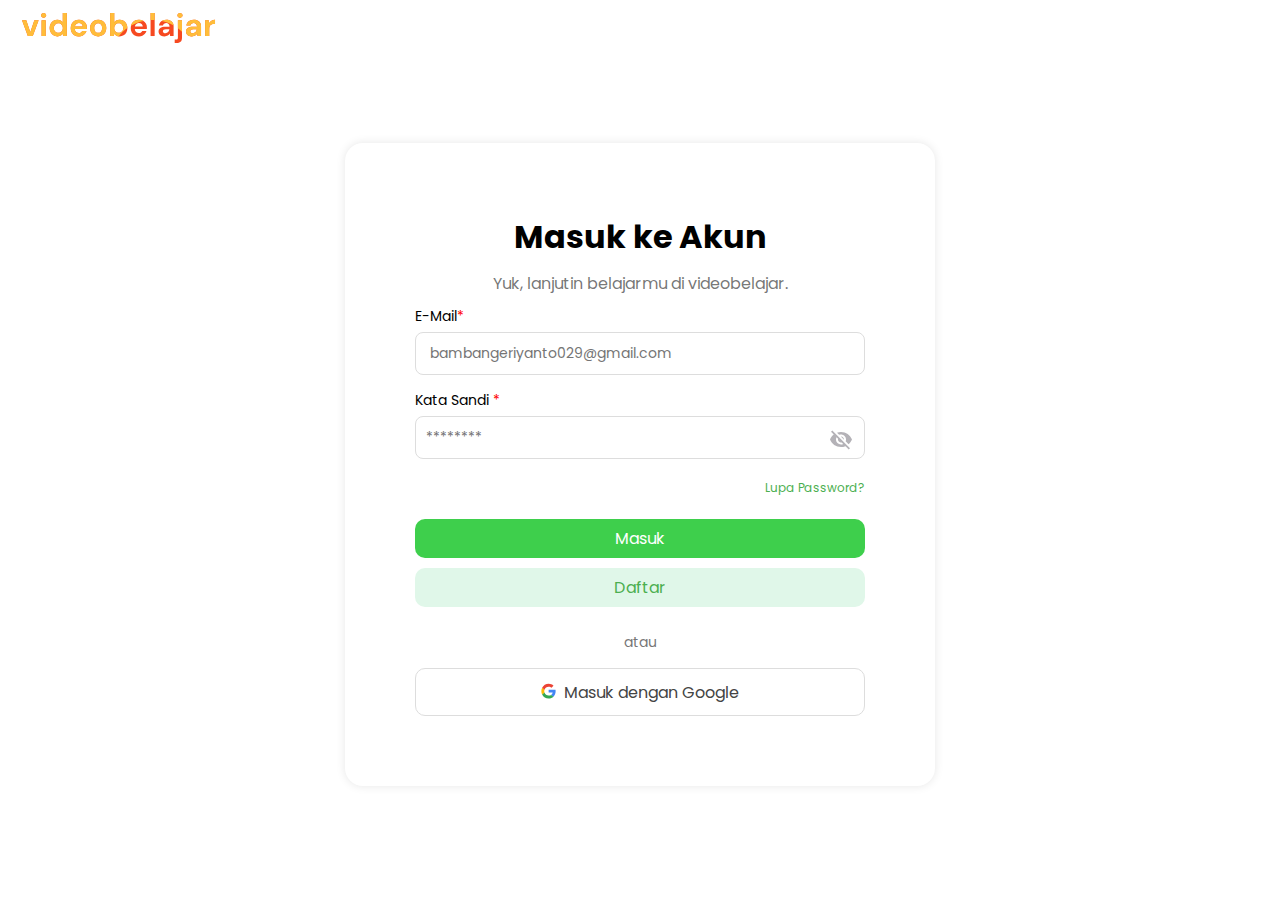
<file: index.html>
<!DOCTYPE html>
<html lang="en">
  <head>
    <meta charset="UTF-8" />
    <meta name="viewport" content="width=device-width, initial-scale=1.0" />
    <title>Masuk ke Akun - Videobelajar</title>

    <link rel="preconnect" href="https://fonts.googleapis.com" />
    <link rel="preconnect" href="https://fonts.gstatic.com" crossorigin />
    <link
      href="https://fonts.googleapis.com/css2?family=Poppins:ital,wght@0,100;0,200;0,300;0,400;0,500;0,600;0,700;0,800;0,900;1,100;1,200;1,300;1,400;1,500;1,600;1,700;1,800;1,900&display=swap"
      rel="stylesheet"/>

    <link rel="preconnect" href="https://fonts.googleapis.com">
<link rel="preconnect" href="https://fonts.gstatic.com" crossorigin>
<link href="https://fonts.googleapis.com/css2?family=DM+Sans:ital,opsz,wght@0,9..40,100..1000;1,9..40,100..1000&display=swap" rel="stylesheet">  


    <link rel="stylesheet" href="css/login.css" />
  </head>
  <body>
    <div class="container">
      <header class="header">
        <i
          ><svg
            width="237"
            height="56"
            viewBox="0 0 237 56"
            fill="none"
            xmlns="http://www.w3.org/2000/svg"
          >
            <path
              d="M27.824 36.04L22 20.168H26.288L30.32 32.168L34.352 20.168H38.64L32.784 36.04H27.824Z"
              fill="#F64920"
            />
            <path
              d="M43.6315 17.704C42.8848 17.704 42.2662 17.48 41.7755 17.032C41.3062 16.584 41.0715 16.0187 41.0715 15.336C41.0715 14.6533 41.3062 14.0987 41.7755 13.672C42.2662 13.224 42.8848 13 43.6315 13C44.3782 13 44.9862 13.224 45.4555 13.672C45.9462 14.0987 46.1915 14.6533 46.1915 15.336C46.1915 16.0187 45.9462 16.584 45.4555 17.032C44.9862 17.48 44.3782 17.704 43.6315 17.704ZM41.5835 36.04V20.168H45.6795V36.04H41.5835Z"
              fill="#F64920"
            />
            <path
              d="M57.4507 36.424C55.9574 36.424 54.6241 36.0613 53.4508 35.336C52.2774 34.6107 51.3494 33.6187 50.6667 32.36C49.9841 31.1013 49.6427 29.672 49.6427 28.072C49.6427 26.472 49.9841 25.0533 50.6667 23.816C51.3494 22.5573 52.2774 21.576 53.4508 20.872C54.6241 20.1467 55.9574 19.784 57.4507 19.784C58.6454 19.784 59.6908 20.008 60.5868 20.456C61.4827 20.904 62.2081 21.5333 62.7627 22.344V13H66.8587V36.04H63.2108L62.7627 33.768C62.2507 34.472 61.5681 35.0907 60.7147 35.624C59.8827 36.1573 58.7947 36.424 57.4507 36.424ZM58.3148 32.84C59.6374 32.84 60.7147 32.4027 61.5467 31.528C62.4001 30.632 62.8268 29.4907 62.8268 28.104C62.8268 26.7173 62.4001 25.5867 61.5467 24.712C60.7147 23.816 59.6374 23.368 58.3148 23.368C57.0134 23.368 55.9361 23.8053 55.0827 24.68C54.2294 25.5547 53.8027 26.6853 53.8027 28.072C53.8027 29.4587 54.2294 30.6 55.0827 31.496C55.9361 32.392 57.0134 32.84 58.3148 32.84Z"
              fill="#F64920"
            />
            <path
              d="M78.9417 36.424C77.3418 36.424 75.9231 36.0827 74.6857 35.4C73.4484 34.7173 72.4777 33.7573 71.7738 32.52C71.0698 31.2827 70.7177 29.8533 70.7177 28.232C70.7177 26.5893 71.0591 25.128 71.7417 23.848C72.4457 22.568 73.4058 21.576 74.6217 20.872C75.8591 20.1467 77.3097 19.784 78.9737 19.784C80.5311 19.784 81.9071 20.1253 83.1017 20.808C84.2964 21.4907 85.2244 22.4293 85.8857 23.624C86.5684 24.7973 86.9098 26.1093 86.9098 27.56C86.9098 27.7947 86.8991 28.04 86.8777 28.296C86.8777 28.552 86.8671 28.8187 86.8457 29.096H74.7817C74.8671 30.3333 75.2937 31.304 76.0617 32.008C76.8511 32.712 77.8004 33.064 78.9097 33.064C79.7417 33.064 80.4351 32.8827 80.9897 32.52C81.5658 32.136 81.9924 31.6453 82.2697 31.048H86.4297C86.1311 32.0507 85.6297 32.968 84.9258 33.8C84.2431 34.6107 83.3897 35.2507 82.3657 35.72C81.3631 36.1893 80.2217 36.424 78.9417 36.424ZM78.9737 23.112C77.9711 23.112 77.0858 23.4 76.3177 23.976C75.5497 24.5307 75.0591 25.384 74.8457 26.536H82.7497C82.6857 25.4907 82.3017 24.6587 81.5977 24.04C80.8937 23.4213 80.0191 23.112 78.9737 23.112Z"
              fill="#F64920"
            />
            <path
              d="M98.1708 36.424C96.6348 36.424 95.2481 36.072 94.0107 35.368C92.7947 34.664 91.8241 33.6933 91.0988 32.456C90.3948 31.1973 90.0428 29.7467 90.0428 28.104C90.0428 26.4613 90.4054 25.0213 91.1308 23.784C91.8561 22.5253 92.8268 21.544 94.0428 20.84C95.2801 20.136 96.6667 19.784 98.2028 19.784C99.7174 19.784 101.083 20.136 102.299 20.84C103.536 21.544 104.507 22.5253 105.211 23.784C105.936 25.0213 106.299 26.4613 106.299 28.104C106.299 29.7467 105.936 31.1973 105.211 32.456C104.507 33.6933 103.536 34.664 102.299 35.368C101.061 36.072 99.6854 36.424 98.1708 36.424ZM98.1708 32.872C99.2374 32.872 100.165 32.4773 100.955 31.688C101.744 30.8773 102.139 29.6827 102.139 28.104C102.139 26.5253 101.744 25.3413 100.955 24.552C100.165 23.7413 99.2481 23.336 98.2028 23.336C97.1148 23.336 96.1761 23.7413 95.3868 24.552C94.6188 25.3413 94.2348 26.5253 94.2348 28.104C94.2348 29.6827 94.6188 30.8773 95.3868 31.688C96.1761 32.4773 97.1041 32.872 98.1708 32.872Z"
              fill="#F64920"
            />
            <path
              d="M119.569 36.424C118.374 36.424 117.329 36.2 116.433 35.752C115.537 35.304 114.812 34.6747 114.257 33.864L113.809 36.04H110.161V13H114.257V22.44C114.769 21.736 115.441 21.1173 116.273 20.584C117.126 20.0507 118.225 19.784 119.569 19.784C121.062 19.784 122.396 20.1467 123.569 20.872C124.742 21.5973 125.67 22.5893 126.353 23.848C127.036 25.1067 127.377 26.536 127.377 28.136C127.377 29.736 127.036 31.1653 126.353 32.424C125.67 33.6613 124.742 34.6427 123.569 35.368C122.396 36.072 121.062 36.424 119.569 36.424ZM118.705 32.84C120.006 32.84 121.084 32.4027 121.937 31.528C122.79 30.6533 123.217 29.5227 123.217 28.136C123.217 26.7493 122.79 25.608 121.937 24.712C121.084 23.816 120.006 23.368 118.705 23.368C117.382 23.368 116.294 23.816 115.441 24.712C114.609 25.5867 114.193 26.7173 114.193 28.104C114.193 29.4907 114.609 30.632 115.441 31.528C116.294 32.4027 117.382 32.84 118.705 32.84Z"
              fill="#F64920"
            />
            <path
              d="M138.948 36.424C137.348 36.424 135.929 36.0827 134.692 35.4C133.455 34.7173 132.484 33.7573 131.78 32.52C131.076 31.2827 130.724 29.8533 130.724 28.232C130.724 26.5893 131.065 25.128 131.748 23.848C132.452 22.568 133.412 21.576 134.628 20.872C135.865 20.1467 137.316 19.784 138.98 19.784C140.537 19.784 141.913 20.1253 143.108 20.808C144.303 21.4907 145.231 22.4293 145.892 23.624C146.575 24.7973 146.916 26.1093 146.916 27.56C146.916 27.7947 146.905 28.04 146.884 28.296C146.884 28.552 146.873 28.8187 146.852 29.096H134.788C134.873 30.3333 135.3 31.304 136.068 32.008C136.857 32.712 137.807 33.064 138.916 33.064C139.748 33.064 140.441 32.8827 140.996 32.52C141.572 32.136 141.999 31.6453 142.276 31.048H146.436C146.137 32.0507 145.636 32.968 144.932 33.8C144.249 34.6107 143.396 35.2507 142.372 35.72C141.369 36.1893 140.228 36.424 138.948 36.424ZM138.98 23.112C137.977 23.112 137.092 23.4 136.324 23.976C135.556 24.5307 135.065 25.384 134.852 26.536H142.756C142.692 25.4907 142.308 24.6587 141.604 24.04C140.9 23.4213 140.025 23.112 138.98 23.112Z"
              fill="#F64920"
            />
            <path d="M150.561 36.04V13H154.657V36.04H150.561Z" fill="#F64920" />
            <path
              d="M164.514 36.424C163.149 36.424 162.029 36.2107 161.154 35.784C160.28 35.336 159.629 34.7493 159.202 34.024C158.776 33.2987 158.562 32.4987 158.562 31.624C158.562 30.152 159.138 28.9573 160.29 28.04C161.442 27.1227 163.17 26.664 165.474 26.664H169.506V26.28C169.506 25.192 169.197 24.392 168.578 23.88C167.96 23.368 167.192 23.112 166.274 23.112C165.442 23.112 164.717 23.3147 164.098 23.72C163.48 24.104 163.096 24.68 162.946 25.448H158.946C159.053 24.296 159.437 23.2933 160.098 22.44C160.781 21.5867 161.656 20.936 162.722 20.488C163.789 20.0187 164.984 19.784 166.306 19.784C168.568 19.784 170.349 20.3493 171.65 21.48C172.952 22.6107 173.602 24.2107 173.602 26.28V36.04H170.114L169.73 33.48C169.261 34.3333 168.6 35.0373 167.746 35.592C166.914 36.1467 165.837 36.424 164.514 36.424ZM165.442 33.224C166.616 33.224 167.522 32.84 168.162 32.072C168.824 31.304 169.24 30.3547 169.41 29.224H165.922C164.834 29.224 164.056 29.4267 163.586 29.832C163.117 30.216 162.882 30.696 162.882 31.272C162.882 31.8907 163.117 32.3707 163.586 32.712C164.056 33.0533 164.674 33.224 165.442 33.224Z"
              fill="#F64920"
            />
            <path
              d="M179.983 17.704C179.236 17.704 178.618 17.48 178.127 17.032C177.658 16.584 177.423 16.0187 177.423 15.336C177.423 14.6533 177.658 14.0987 178.127 13.672C178.618 13.224 179.236 13 179.983 13C180.73 13 181.338 13.224 181.807 13.672C182.298 14.0987 182.543 14.6533 182.543 15.336C182.543 16.0187 182.298 16.584 181.807 17.032C181.338 17.48 180.73 17.704 179.983 17.704ZM174.703 43.08V39.592H175.951C176.655 39.592 177.156 39.4533 177.455 39.176C177.754 38.8987 177.903 38.4293 177.903 37.768V20.168H181.999V37.768C181.999 39.688 181.508 41.0533 180.527 41.864C179.567 42.6747 178.255 43.08 176.591 43.08H174.703Z"
              fill="#F64920"
            />
            <path
              d="M191.945 36.424C190.58 36.424 189.46 36.2107 188.585 35.784C187.711 35.336 187.06 34.7493 186.633 34.024C186.207 33.2987 185.993 32.4987 185.993 31.624C185.993 30.152 186.57 28.9573 187.721 28.04C188.873 27.1227 190.602 26.664 192.906 26.664H196.938V26.28C196.938 25.192 196.628 24.392 196.01 23.88C195.391 23.368 194.623 23.112 193.706 23.112C192.874 23.112 192.148 23.3147 191.529 23.72C190.911 24.104 190.527 24.68 190.378 25.448H186.378C186.484 24.296 186.868 23.2933 187.529 22.44C188.212 21.5867 189.087 20.936 190.154 20.488C191.22 20.0187 192.415 19.784 193.738 19.784C195.999 19.784 197.78 20.3493 199.081 21.48C200.383 22.6107 201.034 24.2107 201.034 26.28V36.04H197.546L197.161 33.48C196.692 34.3333 196.031 35.0373 195.178 35.592C194.346 36.1467 193.268 36.424 191.945 36.424ZM192.874 33.224C194.047 33.224 194.954 32.84 195.594 32.072C196.255 31.304 196.671 30.3547 196.842 29.224H193.354C192.266 29.224 191.487 29.4267 191.018 29.832C190.548 30.216 190.314 30.696 190.314 31.272C190.314 31.8907 190.548 32.3707 191.018 32.712C191.487 33.0533 192.105 33.224 192.874 33.224Z"
              fill="#F64920"
            />
            <path
              d="M205.142 36.04V20.168H208.79L209.174 23.144C209.75 22.12 210.529 21.3093 211.51 20.712C212.513 20.0933 213.686 19.784 215.03 19.784V24.104H213.878C212.982 24.104 212.182 24.2427 211.478 24.52C210.774 24.7973 210.22 25.2773 209.814 25.96C209.43 26.6427 209.238 27.592 209.238 28.808V36.04H205.142Z"
              fill="#F64920"
            />
            <path
              fill-rule="evenodd"
              clip-rule="evenodd"
              d="M41.7755 17.032C42.2662 17.48 42.8848 17.704 43.6315 17.704C44.3782 17.704 44.9862 17.48 45.4555 17.032C45.9462 16.584 46.1915 16.0187 46.1915 15.336C46.1915 14.6533 45.9462 14.0987 45.4555 13.672C44.9862 13.224 44.3782 13 43.6315 13C42.8848 13 42.2662 13.224 41.7755 13.672C41.3062 14.0987 41.0715 14.6533 41.0715 15.336C41.0715 16.0187 41.3062 16.584 41.7755 17.032ZM41.5835 20.168V36.04H45.6795V20.168H41.5835ZM22 20.168L27.824 36.04H32.784L38.64 20.168H34.352L30.32 32.168L26.288 20.168H22ZM57.4507 36.424C55.9574 36.424 54.6241 36.0613 53.4508 35.336C52.2774 34.6107 51.3494 33.6187 50.6667 32.36C49.9841 31.1013 49.6427 29.672 49.6427 28.072C49.6427 26.472 49.9841 25.0533 50.6667 23.816C51.3494 22.5573 52.2774 21.576 53.4508 20.872C54.6241 20.1467 55.9574 19.784 57.4507 19.784C58.6454 19.784 59.6908 20.008 60.5868 20.456C61.4827 20.904 62.2081 21.5333 62.7627 22.344V13H66.8587V36.04H63.2108L62.7627 33.768C62.2507 34.472 61.5681 35.0907 60.7147 35.624C59.8827 36.1573 58.7947 36.424 57.4507 36.424ZM58.3148 32.84C59.6374 32.84 60.7147 32.4027 61.5467 31.528C62.4001 30.632 62.8268 29.4907 62.8268 28.104C62.8268 26.7173 62.4001 25.5867 61.5467 24.712C60.7147 23.816 59.6374 23.368 58.3148 23.368C57.0134 23.368 55.9361 23.8053 55.0827 24.68C54.2294 25.5547 53.8027 26.6853 53.8027 28.072C53.8027 29.4587 54.2294 30.6 55.0827 31.496C55.9361 32.392 57.0134 32.84 58.3148 32.84ZM74.6857 35.4C75.9231 36.0827 77.3418 36.424 78.9417 36.424C80.2217 36.424 81.3631 36.1893 82.3657 35.72C83.3897 35.2507 84.2431 34.6107 84.9258 33.8C85.6297 32.968 86.1311 32.0507 86.4297 31.048H82.2697C81.9924 31.6453 81.5658 32.136 80.9897 32.52C80.4351 32.8827 79.7417 33.064 78.9097 33.064C77.8004 33.064 76.8511 32.712 76.0617 32.008C75.2937 31.304 74.8671 30.3333 74.7817 29.096H86.8457C86.8671 28.8187 86.8777 28.552 86.8777 28.296C86.8991 28.04 86.9098 27.7947 86.9098 27.56C86.9098 26.1093 86.5684 24.7973 85.8857 23.624C85.2244 22.4293 84.2964 21.4907 83.1017 20.808C81.9071 20.1253 80.5311 19.784 78.9737 19.784C77.3097 19.784 75.8591 20.1467 74.6217 20.872C73.4058 21.576 72.4457 22.568 71.7417 23.848C71.0591 25.128 70.7177 26.5893 70.7177 28.232C70.7177 29.8533 71.0698 31.2827 71.7738 32.52C72.4777 33.7573 73.4484 34.7173 74.6857 35.4ZM76.3177 23.976C77.0858 23.4 77.9711 23.112 78.9737 23.112C80.0191 23.112 80.8937 23.4213 81.5977 24.04C82.3017 24.6587 82.6857 25.4907 82.7497 26.536H74.8457C75.0591 25.384 75.5497 24.5307 76.3177 23.976ZM98.1708 36.424C96.6348 36.424 95.2481 36.072 94.0107 35.368C92.7947 34.664 91.8241 33.6933 91.0988 32.456C90.3948 31.1973 90.0428 29.7467 90.0428 28.104C90.0428 26.4613 90.4054 25.0213 91.1308 23.784C91.8561 22.5253 92.8268 21.544 94.0428 20.84C95.2801 20.136 96.6667 19.784 98.2028 19.784C99.7174 19.784 101.083 20.136 102.299 20.84C103.536 21.544 104.507 22.5253 105.211 23.784C105.936 25.0213 106.299 26.4613 106.299 28.104C106.299 29.7467 105.936 31.1973 105.211 32.456C104.507 33.6933 103.536 34.664 102.299 35.368C101.061 36.072 99.6854 36.424 98.1708 36.424ZM98.1708 32.872C99.2374 32.872 100.165 32.4773 100.955 31.688C101.744 30.8773 102.139 29.6827 102.139 28.104C102.139 26.5253 101.744 25.3413 100.955 24.552C100.165 23.7413 99.2481 23.336 98.2028 23.336C97.1148 23.336 96.1761 23.7413 95.3868 24.552C94.6188 25.3413 94.2348 26.5253 94.2348 28.104C94.2348 29.6827 94.6188 30.8773 95.3868 31.688C96.1761 32.4773 97.1041 32.872 98.1708 32.872ZM127.377 28.1069C124.118 30.4506 121.201 33.239 118.713 36.3832C117.868 36.3001 117.108 36.0897 116.433 35.752C115.537 35.304 114.812 34.6747 114.257 33.864L113.809 36.04H110.161V13H114.257V22.44C114.769 21.736 115.441 21.1173 116.273 20.584C117.126 20.0507 118.225 19.784 119.569 19.784C121.062 19.784 122.396 20.1467 123.569 20.872C124.742 21.5973 125.67 22.5893 126.353 23.848C127.032 25.099 127.373 26.5187 127.377 28.1069ZM143.414 20.9923C138.991 21.9389 134.819 23.5659 131.015 25.7584C131.185 25.0821 131.429 24.4453 131.748 23.848C132.452 22.568 133.412 21.576 134.628 20.872C135.865 20.1467 137.316 19.784 138.98 19.784C140.537 19.784 141.913 20.1253 143.108 20.808C143.212 20.8675 143.314 20.9289 143.414 20.9923ZM154.657 20.0953C153.928 20.0586 153.194 20.04 152.456 20.04C151.821 20.04 151.189 20.0537 150.561 20.081V13H154.657V20.0953ZM173.576 25.5752C169.91 23.5042 165.91 21.9557 161.676 21.0308C162.001 20.8252 162.35 20.6443 162.722 20.488C163.789 20.0187 164.984 19.784 166.306 19.784C168.568 19.784 170.349 20.3493 171.65 21.48C172.8 22.4788 173.442 23.8439 173.576 25.5752ZM181.999 31.7954C180.707 30.5732 179.339 29.4303 177.903 28.3744V20.168H181.999V31.7954ZM121.937 31.528C121.084 32.4027 120.006 32.84 118.705 32.84C117.382 32.84 116.294 32.4027 115.441 31.528C114.609 30.632 114.193 29.4907 114.193 28.104C114.193 26.7173 114.609 25.5867 115.441 24.712C116.294 23.816 117.382 23.368 118.705 23.368C120.006 23.368 121.084 23.816 121.937 24.712C122.79 25.608 123.217 26.7493 123.217 28.136C123.217 29.5227 122.79 30.6533 121.937 31.528ZM178.127 17.032C178.618 17.48 179.236 17.704 179.983 17.704C180.73 17.704 181.338 17.48 181.807 17.032C182.298 16.584 182.543 16.0187 182.543 15.336C182.543 14.6533 182.298 14.0987 181.807 13.672C181.338 13.224 180.73 13 179.983 13C179.236 13 178.618 13.224 178.127 13.672C177.658 14.0987 177.423 14.6533 177.423 15.336C177.423 16.0187 177.658 16.584 178.127 17.032ZM191.945 36.424C190.58 36.424 189.46 36.2107 188.585 35.784C187.711 35.336 187.06 34.7493 186.633 34.024C186.207 33.2987 185.993 32.4987 185.993 31.624C185.993 30.152 186.57 28.9573 187.721 28.04C188.873 27.1227 190.602 26.664 192.906 26.664H196.938V26.28C196.938 25.192 196.628 24.392 196.01 23.88C195.391 23.368 194.623 23.112 193.706 23.112C192.874 23.112 192.148 23.3147 191.529 23.72C190.911 24.104 190.527 24.68 190.378 25.448H186.378C186.484 24.296 186.868 23.2933 187.529 22.44C188.212 21.5867 189.087 20.936 190.154 20.488C191.22 20.0187 192.415 19.784 193.738 19.784C195.999 19.784 197.78 20.3493 199.081 21.48C200.383 22.6107 201.034 24.2107 201.034 26.28V36.04H197.546L197.161 33.48C196.692 34.3333 196.031 35.0373 195.178 35.592C194.346 36.1467 193.268 36.424 191.945 36.424ZM192.874 33.224C194.047 33.224 194.954 32.84 195.594 32.072C196.255 31.304 196.671 30.3547 196.842 29.224H193.354C192.266 29.224 191.487 29.4267 191.018 29.832C190.548 30.216 190.314 30.696 190.314 31.272C190.314 31.8907 190.548 32.3707 191.018 32.712C191.487 33.0533 192.105 33.224 192.874 33.224ZM208.79 20.168H205.142V36.04H209.238V28.808C209.238 27.592 209.43 26.6427 209.814 25.96C210.22 25.2773 210.774 24.7973 211.478 24.52C212.182 24.2427 212.982 24.104 213.878 24.104H215.03V19.784C213.686 19.784 212.513 20.0933 211.51 20.712C210.529 21.3093 209.75 22.12 209.174 23.144L208.79 20.168Z"
              fill="#FFBD3A"
            />
          </svg>
        </i>
      </header>
    </div>
    <div class="container-form">
      <div class="login-box">
        <h3>Masuk ke Akun</h3>
        <p>Yuk, lanjutin belajarmu di videobelajar.</p>
        <form>
          <label for="email">E-Mail<span style="color: red">*</span></label>
          <input
            type="email"
            id="email"
            placeholder=" bambangeriyanto029@gmail.com"
          />

          <label for="password"
            >Kata Sandi <span style="color: red;">*</span></label
          >
          <input type="password" id="password" placeholder="********" /> 

          </button>

          <div class="password-options">
            <a href="#">Lupa Password?</a> <i class="eye"><svg width="24" height="24" viewBox="0 0 24 24" fill="none" xmlns="http://www.w3.org/2000/svg">
<path d="M11.83 9L15 12.16V12C15 11.2044 14.6839 10.4413 14.1213 9.87868C13.5587 9.31607 12.7956 9 12 9H11.83ZM7.53 9.8L9.08 11.35C9.03 11.56 9 11.77 9 12C9 12.7956 9.31607 13.5587 9.87868 14.1213C10.4413 14.6839 11.2044 15 12 15C12.22 15 12.44 14.97 12.65 14.92L14.2 16.47C13.53 16.8 12.79 17 12 17C10.6739 17 9.40215 16.4732 8.46447 15.5355C7.52678 14.5979 7 13.3261 7 12C7 11.21 7.2 10.47 7.53 9.8ZM2 4.27L4.28 6.55L4.73 7C3.08 8.3 1.78 10 1 12C2.73 16.39 7 19.5 12 19.5C13.55 19.5 15.03 19.2 16.38 18.66L16.81 19.08L19.73 22L21 20.73L3.27 3M12 7C13.3261 7 14.5979 7.52678 15.5355 8.46447C16.4732 9.40215 17 10.6739 17 12C17 12.64 16.87 13.26 16.64 13.82L19.57 16.75C21.07 15.5 22.27 13.86 23 12C21.27 7.61 17 4.5 12 4.5C10.6 4.5 9.26 4.75 8 5.2L10.17 7.35C10.74 7.13 11.35 7 12 7Z" fill="#3A3541" fill-opacity="0.38"/>
</svg>
</i>
          </div>

          <button type="submit" class="btn-login"> <a class="a-brnd" href="beranda.html">Masuk</button></a>
          <button type="button" class="btn-register"><a class="a-rgstr"  href="register.html">Daftar</button></a>

          <div class="or-divider">atau</div>

          <button type="button" class="btn-google">
            <i class="logo-google"
              ><svg
                width="15"
                height="20"
                viewBox="0 0 21 21"
                fill="none"
                xmlns="http://www.w3.org/2000/svg"
              >
                <path
                  d="M20.4905 10.926C20.4905 10.0874 20.4224 9.47543 20.2752 8.84082H10.6992V12.6258H16.3201C16.2068 13.5664 15.5948 14.983 14.2349 15.9349L14.2159 16.0616L17.2436 18.4071L17.4534 18.4281C19.3798 16.6489 20.4905 14.0311 20.4905 10.926Z"
                  fill="#4285F4"
                />
                <path
                  d="M10.6992 20.8983C13.453 20.8983 15.7648 19.9917 17.4534 18.4279L14.2349 15.9347C13.3737 16.5353 12.2177 16.9546 10.6992 16.9546C8.00211 16.9546 5.71297 15.1754 4.89695 12.7163L4.77734 12.7265L1.62906 15.1629L1.58789 15.2774C3.26508 18.6091 6.71016 20.8983 10.6992 20.8983Z"
                  fill="#34A853"
                />
                <path
                  d="M4.89695 12.7164C4.68164 12.0818 4.55703 11.4018 4.55703 10.6993C4.55703 9.9966 4.68164 9.31668 4.88562 8.68207L4.87992 8.54691L1.69219 6.07129L1.58789 6.1209C0.896641 7.50348 0.5 9.05605 0.5 10.6993C0.5 12.3425 0.896641 13.895 1.58789 15.2775L4.89695 12.7164Z"
                  fill="#FBBC05"
                />
                <path
                  d="M10.6992 4.44367C12.6144 4.44367 13.9062 5.27094 14.6429 5.96227L17.5213 3.1518C15.7535 1.50859 13.453 0.5 10.6992 0.5C6.71016 0.5 3.26508 2.78914 1.58789 6.12086L4.88563 8.68203C5.71297 6.22289 8.00211 4.44367 10.6992 4.44367Z"
                  fill="#EB4335"
                />
              </svg> </i
            >Masuk dengan Google
          </button>
        </form>
      </div>
    </div>
  </body>
</html>
</file>
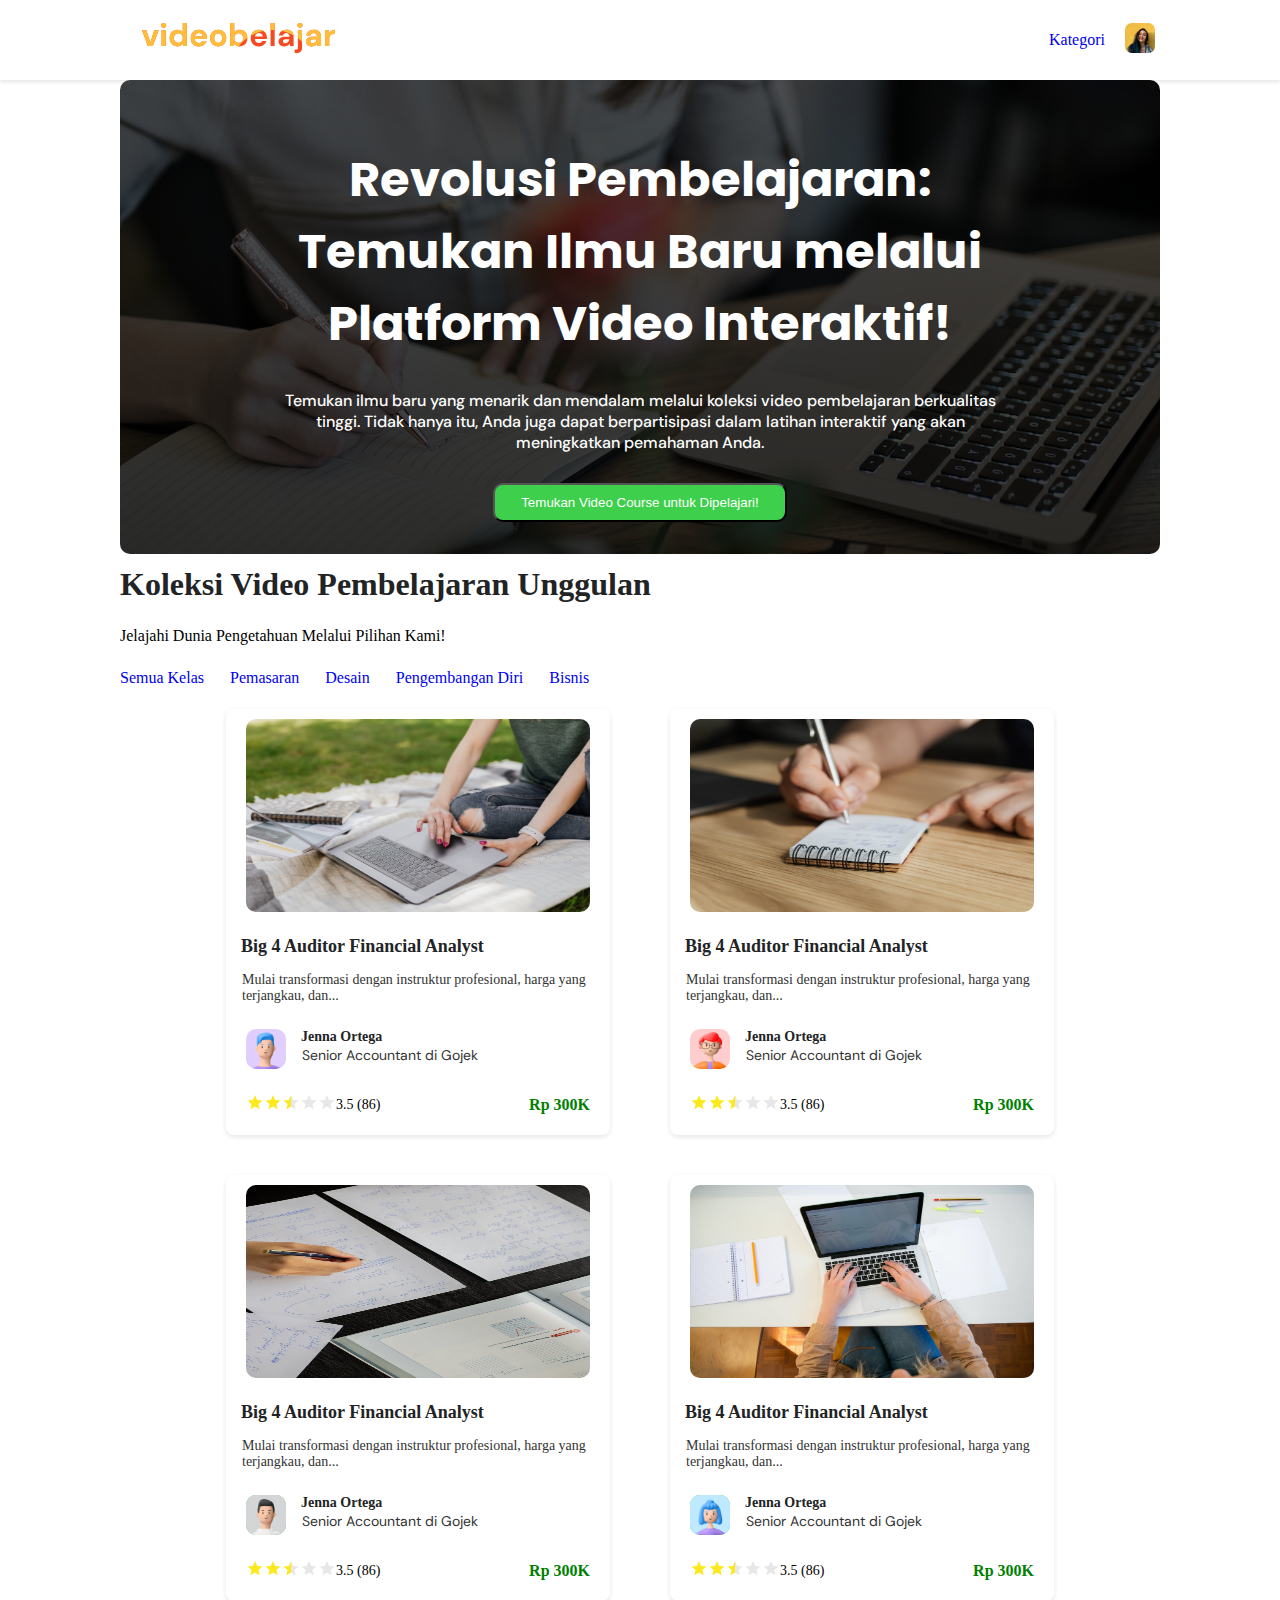
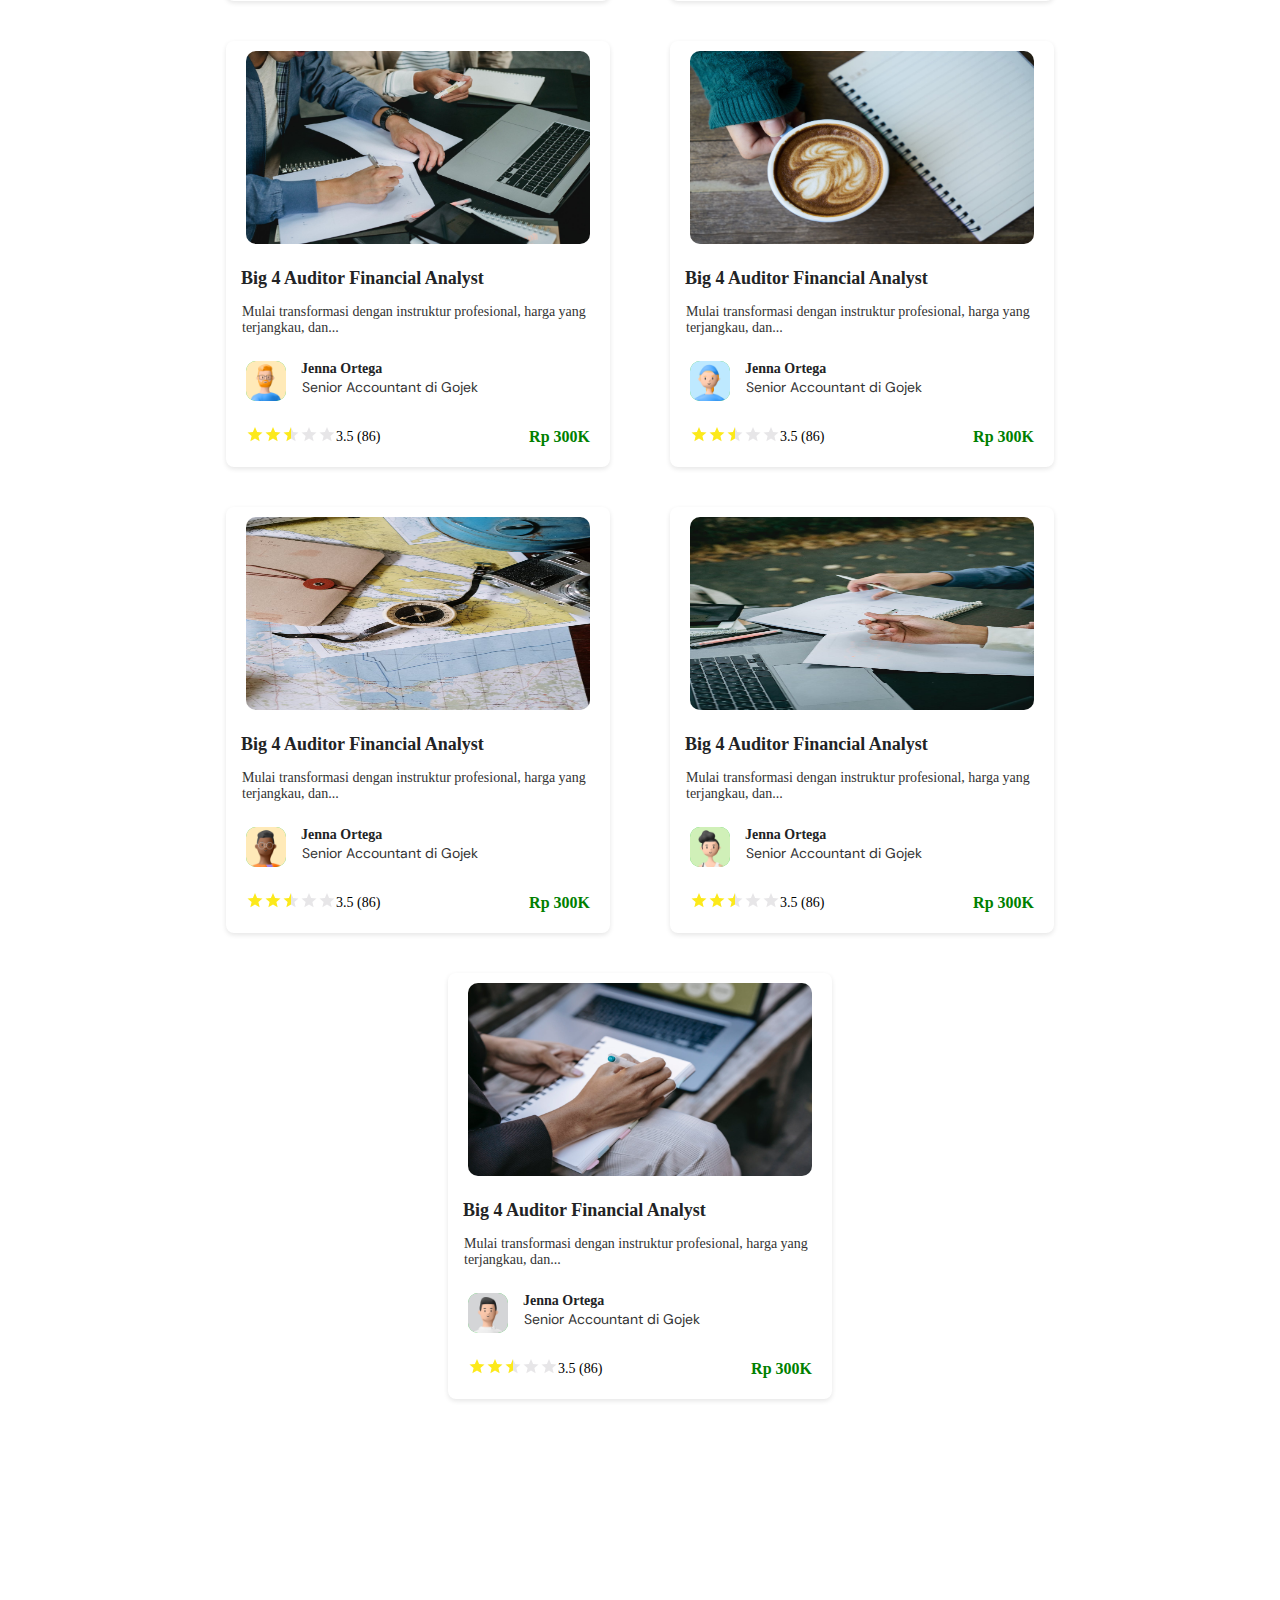
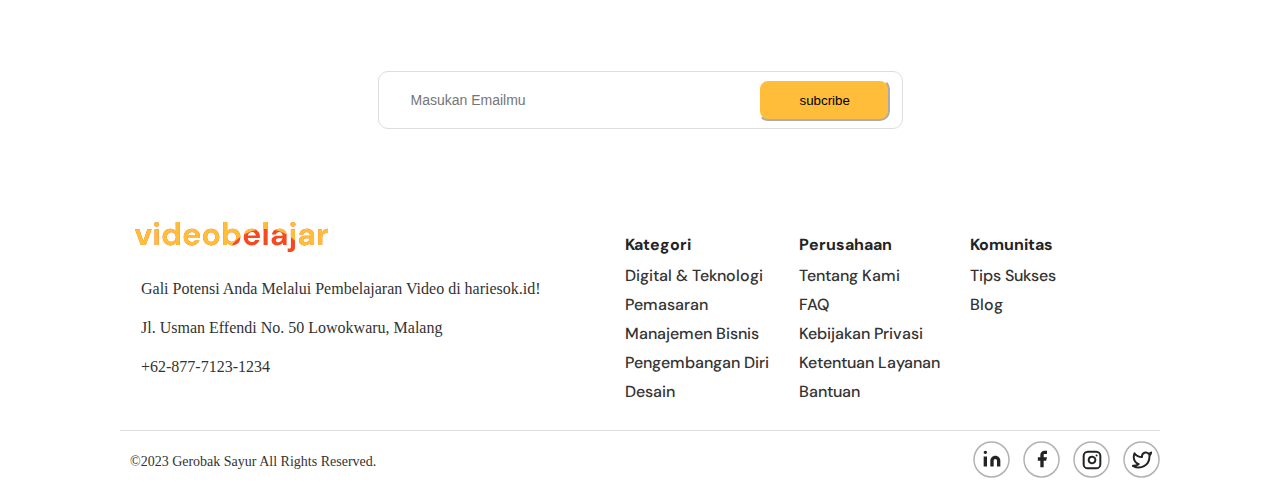
<file: beranda.html>
<!DOCTYPE html>
<html lang="en">
  <head>
    <meta charset="UTF-8" />
    <meta name="viewport" content="width=device-width, initial-scale=1.0" />
    <title>beranda</title>
    <link rel="preconnect" href="https://fonts.googleapis.com" />
    <link rel="preconnect" href="https://fonts.gstatic.com" crossorigin />
    <link
      href="https://fonts.googleapis.com/css2?family=Poppins:ital,wght@0,100;0,200;0,300;0,400;0,500;0,600;0,700;0,800;0,900;1,100;1,200;1,300;1,400;1,500;1,600;1,700;1,800;1,900&display=swap"
      rel="stylesheet"
    />
    <link rel="preconnect" href="https://fonts.googleapis.com" />
    <link rel="preconnect" href="https://fonts.gstatic.com" crossorigin />

    <link rel="preconnect" href="https://fonts.googleapis.com" />
    <link rel="preconnect" href="https://fonts.gstatic.com" crossorigin />
    <link
      href="https://fonts.googleapis.com/css2?family=DM+Sans:ital,opsz,wght@0,9..40,100..1000;1,9..40,100..1000&display=swap"
      rel="stylesheet"
    />

    <link
      href="https://fonts.googleapis.com/css2?family=DM+Sans:ital,opsz,wght@0,9..40,100..1000;1,9..40,100..1000&display=swap"
      rel="stylesheet"
    />

    <link rel="stylesheet" href="css/beranda.css" />
  </head>
  <body>
    <!-- open nav bar -->
    <nav class="navbar">
      <i class="logo"
        ><svg
          width="237"
          height="56"
          viewBox="0 0 237 56"
          fill="none"
          xmlns="http://www.w3.org/2000/svg"
        >
          <path
            d="M27.824 36.04L22 20.168H26.288L30.32 32.168L34.352 20.168H38.64L32.784 36.04H27.824Z"
            fill="#F64920"
          />
          <path
            d="M43.6315 17.704C42.8848 17.704 42.2662 17.48 41.7755 17.032C41.3062 16.584 41.0715 16.0187 41.0715 15.336C41.0715 14.6533 41.3062 14.0987 41.7755 13.672C42.2662 13.224 42.8848 13 43.6315 13C44.3782 13 44.9862 13.224 45.4555 13.672C45.9462 14.0987 46.1915 14.6533 46.1915 15.336C46.1915 16.0187 45.9462 16.584 45.4555 17.032C44.9862 17.48 44.3782 17.704 43.6315 17.704ZM41.5835 36.04V20.168H45.6795V36.04H41.5835Z"
            fill="#F64920"
          />
          <path
            d="M57.4507 36.424C55.9574 36.424 54.6241 36.0613 53.4508 35.336C52.2774 34.6107 51.3494 33.6187 50.6667 32.36C49.9841 31.1013 49.6427 29.672 49.6427 28.072C49.6427 26.472 49.9841 25.0533 50.6667 23.816C51.3494 22.5573 52.2774 21.576 53.4508 20.872C54.6241 20.1467 55.9574 19.784 57.4507 19.784C58.6454 19.784 59.6908 20.008 60.5868 20.456C61.4827 20.904 62.2081 21.5333 62.7627 22.344V13H66.8587V36.04H63.2108L62.7627 33.768C62.2507 34.472 61.5681 35.0907 60.7147 35.624C59.8827 36.1573 58.7947 36.424 57.4507 36.424ZM58.3148 32.84C59.6374 32.84 60.7147 32.4027 61.5467 31.528C62.4001 30.632 62.8268 29.4907 62.8268 28.104C62.8268 26.7173 62.4001 25.5867 61.5467 24.712C60.7147 23.816 59.6374 23.368 58.3148 23.368C57.0134 23.368 55.9361 23.8053 55.0827 24.68C54.2294 25.5547 53.8027 26.6853 53.8027 28.072C53.8027 29.4587 54.2294 30.6 55.0827 31.496C55.9361 32.392 57.0134 32.84 58.3148 32.84Z"
            fill="#F64920"
          />
          <path
            d="M78.9417 36.424C77.3418 36.424 75.9231 36.0827 74.6857 35.4C73.4484 34.7173 72.4777 33.7573 71.7738 32.52C71.0698 31.2827 70.7177 29.8533 70.7177 28.232C70.7177 26.5893 71.0591 25.128 71.7417 23.848C72.4457 22.568 73.4058 21.576 74.6217 20.872C75.8591 20.1467 77.3097 19.784 78.9737 19.784C80.5311 19.784 81.9071 20.1253 83.1017 20.808C84.2964 21.4907 85.2244 22.4293 85.8857 23.624C86.5684 24.7973 86.9098 26.1093 86.9098 27.56C86.9098 27.7947 86.8991 28.04 86.8777 28.296C86.8777 28.552 86.8671 28.8187 86.8457 29.096H74.7817C74.8671 30.3333 75.2937 31.304 76.0617 32.008C76.8511 32.712 77.8004 33.064 78.9097 33.064C79.7417 33.064 80.4351 32.8827 80.9897 32.52C81.5658 32.136 81.9924 31.6453 82.2697 31.048H86.4297C86.1311 32.0507 85.6297 32.968 84.9258 33.8C84.2431 34.6107 83.3897 35.2507 82.3657 35.72C81.3631 36.1893 80.2217 36.424 78.9417 36.424ZM78.9737 23.112C77.9711 23.112 77.0858 23.4 76.3177 23.976C75.5497 24.5307 75.0591 25.384 74.8457 26.536H82.7497C82.6857 25.4907 82.3017 24.6587 81.5977 24.04C80.8937 23.4213 80.0191 23.112 78.9737 23.112Z"
            fill="#F64920"
          />
          <path
            d="M98.1708 36.424C96.6348 36.424 95.2481 36.072 94.0107 35.368C92.7947 34.664 91.8241 33.6933 91.0988 32.456C90.3948 31.1973 90.0428 29.7467 90.0428 28.104C90.0428 26.4613 90.4054 25.0213 91.1308 23.784C91.8561 22.5253 92.8268 21.544 94.0428 20.84C95.2801 20.136 96.6667 19.784 98.2028 19.784C99.7174 19.784 101.083 20.136 102.299 20.84C103.536 21.544 104.507 22.5253 105.211 23.784C105.936 25.0213 106.299 26.4613 106.299 28.104C106.299 29.7467 105.936 31.1973 105.211 32.456C104.507 33.6933 103.536 34.664 102.299 35.368C101.061 36.072 99.6854 36.424 98.1708 36.424ZM98.1708 32.872C99.2374 32.872 100.165 32.4773 100.955 31.688C101.744 30.8773 102.139 29.6827 102.139 28.104C102.139 26.5253 101.744 25.3413 100.955 24.552C100.165 23.7413 99.2481 23.336 98.2028 23.336C97.1148 23.336 96.1761 23.7413 95.3868 24.552C94.6188 25.3413 94.2348 26.5253 94.2348 28.104C94.2348 29.6827 94.6188 30.8773 95.3868 31.688C96.1761 32.4773 97.1041 32.872 98.1708 32.872Z"
            fill="#F64920"
          />
          <path
            d="M119.569 36.424C118.374 36.424 117.329 36.2 116.433 35.752C115.537 35.304 114.812 34.6747 114.257 33.864L113.809 36.04H110.161V13H114.257V22.44C114.769 21.736 115.441 21.1173 116.273 20.584C117.126 20.0507 118.225 19.784 119.569 19.784C121.062 19.784 122.396 20.1467 123.569 20.872C124.742 21.5973 125.67 22.5893 126.353 23.848C127.036 25.1067 127.377 26.536 127.377 28.136C127.377 29.736 127.036 31.1653 126.353 32.424C125.67 33.6613 124.742 34.6427 123.569 35.368C122.396 36.072 121.062 36.424 119.569 36.424ZM118.705 32.84C120.006 32.84 121.084 32.4027 121.937 31.528C122.79 30.6533 123.217 29.5227 123.217 28.136C123.217 26.7493 122.79 25.608 121.937 24.712C121.084 23.816 120.006 23.368 118.705 23.368C117.382 23.368 116.294 23.816 115.441 24.712C114.609 25.5867 114.193 26.7173 114.193 28.104C114.193 29.4907 114.609 30.632 115.441 31.528C116.294 32.4027 117.382 32.84 118.705 32.84Z"
            fill="#F64920"
          />
          <path
            d="M138.948 36.424C137.348 36.424 135.929 36.0827 134.692 35.4C133.455 34.7173 132.484 33.7573 131.78 32.52C131.076 31.2827 130.724 29.8533 130.724 28.232C130.724 26.5893 131.065 25.128 131.748 23.848C132.452 22.568 133.412 21.576 134.628 20.872C135.865 20.1467 137.316 19.784 138.98 19.784C140.537 19.784 141.913 20.1253 143.108 20.808C144.303 21.4907 145.231 22.4293 145.892 23.624C146.575 24.7973 146.916 26.1093 146.916 27.56C146.916 27.7947 146.905 28.04 146.884 28.296C146.884 28.552 146.873 28.8187 146.852 29.096H134.788C134.873 30.3333 135.3 31.304 136.068 32.008C136.857 32.712 137.807 33.064 138.916 33.064C139.748 33.064 140.441 32.8827 140.996 32.52C141.572 32.136 141.999 31.6453 142.276 31.048H146.436C146.137 32.0507 145.636 32.968 144.932 33.8C144.249 34.6107 143.396 35.2507 142.372 35.72C141.369 36.1893 140.228 36.424 138.948 36.424ZM138.98 23.112C137.977 23.112 137.092 23.4 136.324 23.976C135.556 24.5307 135.065 25.384 134.852 26.536H142.756C142.692 25.4907 142.308 24.6587 141.604 24.04C140.9 23.4213 140.025 23.112 138.98 23.112Z"
            fill="#F64920"
          />
          <path d="M150.561 36.04V13H154.657V36.04H150.561Z" fill="#F64920" />
          <path
            d="M164.514 36.424C163.149 36.424 162.029 36.2107 161.154 35.784C160.28 35.336 159.629 34.7493 159.202 34.024C158.776 33.2987 158.562 32.4987 158.562 31.624C158.562 30.152 159.138 28.9573 160.29 28.04C161.442 27.1227 163.17 26.664 165.474 26.664H169.506V26.28C169.506 25.192 169.197 24.392 168.578 23.88C167.96 23.368 167.192 23.112 166.274 23.112C165.442 23.112 164.717 23.3147 164.098 23.72C163.48 24.104 163.096 24.68 162.946 25.448H158.946C159.053 24.296 159.437 23.2933 160.098 22.44C160.781 21.5867 161.656 20.936 162.722 20.488C163.789 20.0187 164.984 19.784 166.306 19.784C168.568 19.784 170.349 20.3493 171.65 21.48C172.952 22.6107 173.602 24.2107 173.602 26.28V36.04H170.114L169.73 33.48C169.261 34.3333 168.6 35.0373 167.746 35.592C166.914 36.1467 165.837 36.424 164.514 36.424ZM165.442 33.224C166.616 33.224 167.522 32.84 168.162 32.072C168.824 31.304 169.24 30.3547 169.41 29.224H165.922C164.834 29.224 164.056 29.4267 163.586 29.832C163.117 30.216 162.882 30.696 162.882 31.272C162.882 31.8907 163.117 32.3707 163.586 32.712C164.056 33.0533 164.674 33.224 165.442 33.224Z"
            fill="#F64920"
          />
          <path
            d="M179.983 17.704C179.236 17.704 178.618 17.48 178.127 17.032C177.658 16.584 177.423 16.0187 177.423 15.336C177.423 14.6533 177.658 14.0987 178.127 13.672C178.618 13.224 179.236 13 179.983 13C180.73 13 181.338 13.224 181.807 13.672C182.298 14.0987 182.543 14.6533 182.543 15.336C182.543 16.0187 182.298 16.584 181.807 17.032C181.338 17.48 180.73 17.704 179.983 17.704ZM174.703 43.08V39.592H175.951C176.655 39.592 177.156 39.4533 177.455 39.176C177.754 38.8987 177.903 38.4293 177.903 37.768V20.168H181.999V37.768C181.999 39.688 181.508 41.0533 180.527 41.864C179.567 42.6747 178.255 43.08 176.591 43.08H174.703Z"
            fill="#F64920"
          />
          <path
            d="M191.945 36.424C190.58 36.424 189.46 36.2107 188.585 35.784C187.711 35.336 187.06 34.7493 186.633 34.024C186.207 33.2987 185.993 32.4987 185.993 31.624C185.993 30.152 186.57 28.9573 187.721 28.04C188.873 27.1227 190.602 26.664 192.906 26.664H196.938V26.28C196.938 25.192 196.628 24.392 196.01 23.88C195.391 23.368 194.623 23.112 193.706 23.112C192.874 23.112 192.148 23.3147 191.529 23.72C190.911 24.104 190.527 24.68 190.378 25.448H186.378C186.484 24.296 186.868 23.2933 187.529 22.44C188.212 21.5867 189.087 20.936 190.154 20.488C191.22 20.0187 192.415 19.784 193.738 19.784C195.999 19.784 197.78 20.3493 199.081 21.48C200.383 22.6107 201.034 24.2107 201.034 26.28V36.04H197.546L197.161 33.48C196.692 34.3333 196.031 35.0373 195.178 35.592C194.346 36.1467 193.268 36.424 191.945 36.424ZM192.874 33.224C194.047 33.224 194.954 32.84 195.594 32.072C196.255 31.304 196.671 30.3547 196.842 29.224H193.354C192.266 29.224 191.487 29.4267 191.018 29.832C190.548 30.216 190.314 30.696 190.314 31.272C190.314 31.8907 190.548 32.3707 191.018 32.712C191.487 33.0533 192.105 33.224 192.874 33.224Z"
            fill="#F64920"
          />
          <path
            d="M205.142 36.04V20.168H208.79L209.174 23.144C209.75 22.12 210.529 21.3093 211.51 20.712C212.513 20.0933 213.686 19.784 215.03 19.784V24.104H213.878C212.982 24.104 212.182 24.2427 211.478 24.52C210.774 24.7973 210.22 25.2773 209.814 25.96C209.43 26.6427 209.238 27.592 209.238 28.808V36.04H205.142Z"
            fill="#F64920"
          />
          <path
            fill-rule="evenodd"
            clip-rule="evenodd"
            d="M41.7755 17.032C42.2662 17.48 42.8848 17.704 43.6315 17.704C44.3782 17.704 44.9862 17.48 45.4555 17.032C45.9462 16.584 46.1915 16.0187 46.1915 15.336C46.1915 14.6533 45.9462 14.0987 45.4555 13.672C44.9862 13.224 44.3782 13 43.6315 13C42.8848 13 42.2662 13.224 41.7755 13.672C41.3062 14.0987 41.0715 14.6533 41.0715 15.336C41.0715 16.0187 41.3062 16.584 41.7755 17.032ZM41.5835 20.168V36.04H45.6795V20.168H41.5835ZM22 20.168L27.824 36.04H32.784L38.64 20.168H34.352L30.32 32.168L26.288 20.168H22ZM57.4507 36.424C55.9574 36.424 54.6241 36.0613 53.4508 35.336C52.2774 34.6107 51.3494 33.6187 50.6667 32.36C49.9841 31.1013 49.6427 29.672 49.6427 28.072C49.6427 26.472 49.9841 25.0533 50.6667 23.816C51.3494 22.5573 52.2774 21.576 53.4508 20.872C54.6241 20.1467 55.9574 19.784 57.4507 19.784C58.6454 19.784 59.6908 20.008 60.5868 20.456C61.4827 20.904 62.2081 21.5333 62.7627 22.344V13H66.8587V36.04H63.2108L62.7627 33.768C62.2507 34.472 61.5681 35.0907 60.7147 35.624C59.8827 36.1573 58.7947 36.424 57.4507 36.424ZM58.3148 32.84C59.6374 32.84 60.7147 32.4027 61.5467 31.528C62.4001 30.632 62.8268 29.4907 62.8268 28.104C62.8268 26.7173 62.4001 25.5867 61.5467 24.712C60.7147 23.816 59.6374 23.368 58.3148 23.368C57.0134 23.368 55.9361 23.8053 55.0827 24.68C54.2294 25.5547 53.8027 26.6853 53.8027 28.072C53.8027 29.4587 54.2294 30.6 55.0827 31.496C55.9361 32.392 57.0134 32.84 58.3148 32.84ZM74.6857 35.4C75.9231 36.0827 77.3418 36.424 78.9417 36.424C80.2217 36.424 81.3631 36.1893 82.3657 35.72C83.3897 35.2507 84.2431 34.6107 84.9258 33.8C85.6297 32.968 86.1311 32.0507 86.4297 31.048H82.2697C81.9924 31.6453 81.5658 32.136 80.9897 32.52C80.4351 32.8827 79.7417 33.064 78.9097 33.064C77.8004 33.064 76.8511 32.712 76.0617 32.008C75.2937 31.304 74.8671 30.3333 74.7817 29.096H86.8457C86.8671 28.8187 86.8777 28.552 86.8777 28.296C86.8991 28.04 86.9098 27.7947 86.9098 27.56C86.9098 26.1093 86.5684 24.7973 85.8857 23.624C85.2244 22.4293 84.2964 21.4907 83.1017 20.808C81.9071 20.1253 80.5311 19.784 78.9737 19.784C77.3097 19.784 75.8591 20.1467 74.6217 20.872C73.4058 21.576 72.4457 22.568 71.7417 23.848C71.0591 25.128 70.7177 26.5893 70.7177 28.232C70.7177 29.8533 71.0698 31.2827 71.7738 32.52C72.4777 33.7573 73.4484 34.7173 74.6857 35.4ZM76.3177 23.976C77.0858 23.4 77.9711 23.112 78.9737 23.112C80.0191 23.112 80.8937 23.4213 81.5977 24.04C82.3017 24.6587 82.6857 25.4907 82.7497 26.536H74.8457C75.0591 25.384 75.5497 24.5307 76.3177 23.976ZM98.1708 36.424C96.6348 36.424 95.2481 36.072 94.0107 35.368C92.7947 34.664 91.8241 33.6933 91.0988 32.456C90.3948 31.1973 90.0428 29.7467 90.0428 28.104C90.0428 26.4613 90.4054 25.0213 91.1308 23.784C91.8561 22.5253 92.8268 21.544 94.0428 20.84C95.2801 20.136 96.6667 19.784 98.2028 19.784C99.7174 19.784 101.083 20.136 102.299 20.84C103.536 21.544 104.507 22.5253 105.211 23.784C105.936 25.0213 106.299 26.4613 106.299 28.104C106.299 29.7467 105.936 31.1973 105.211 32.456C104.507 33.6933 103.536 34.664 102.299 35.368C101.061 36.072 99.6854 36.424 98.1708 36.424ZM98.1708 32.872C99.2374 32.872 100.165 32.4773 100.955 31.688C101.744 30.8773 102.139 29.6827 102.139 28.104C102.139 26.5253 101.744 25.3413 100.955 24.552C100.165 23.7413 99.2481 23.336 98.2028 23.336C97.1148 23.336 96.1761 23.7413 95.3868 24.552C94.6188 25.3413 94.2348 26.5253 94.2348 28.104C94.2348 29.6827 94.6188 30.8773 95.3868 31.688C96.1761 32.4773 97.1041 32.872 98.1708 32.872ZM127.377 28.1069C124.118 30.4506 121.201 33.239 118.713 36.3832C117.868 36.3001 117.108 36.0897 116.433 35.752C115.537 35.304 114.812 34.6747 114.257 33.864L113.809 36.04H110.161V13H114.257V22.44C114.769 21.736 115.441 21.1173 116.273 20.584C117.126 20.0507 118.225 19.784 119.569 19.784C121.062 19.784 122.396 20.1467 123.569 20.872C124.742 21.5973 125.67 22.5893 126.353 23.848C127.032 25.099 127.373 26.5187 127.377 28.1069ZM143.414 20.9923C138.991 21.9389 134.819 23.5659 131.015 25.7584C131.185 25.0821 131.429 24.4453 131.748 23.848C132.452 22.568 133.412 21.576 134.628 20.872C135.865 20.1467 137.316 19.784 138.98 19.784C140.537 19.784 141.913 20.1253 143.108 20.808C143.212 20.8675 143.314 20.9289 143.414 20.9923ZM154.657 20.0953C153.928 20.0586 153.194 20.04 152.456 20.04C151.821 20.04 151.189 20.0537 150.561 20.081V13H154.657V20.0953ZM173.576 25.5752C169.91 23.5042 165.91 21.9557 161.676 21.0308C162.001 20.8252 162.35 20.6443 162.722 20.488C163.789 20.0187 164.984 19.784 166.306 19.784C168.568 19.784 170.349 20.3493 171.65 21.48C172.8 22.4788 173.442 23.8439 173.576 25.5752ZM181.999 31.7954C180.707 30.5732 179.339 29.4303 177.903 28.3744V20.168H181.999V31.7954ZM121.937 31.528C121.084 32.4027 120.006 32.84 118.705 32.84C117.382 32.84 116.294 32.4027 115.441 31.528C114.609 30.632 114.193 29.4907 114.193 28.104C114.193 26.7173 114.609 25.5867 115.441 24.712C116.294 23.816 117.382 23.368 118.705 23.368C120.006 23.368 121.084 23.816 121.937 24.712C122.79 25.608 123.217 26.7493 123.217 28.136C123.217 29.5227 122.79 30.6533 121.937 31.528ZM178.127 17.032C178.618 17.48 179.236 17.704 179.983 17.704C180.73 17.704 181.338 17.48 181.807 17.032C182.298 16.584 182.543 16.0187 182.543 15.336C182.543 14.6533 182.298 14.0987 181.807 13.672C181.338 13.224 180.73 13 179.983 13C179.236 13 178.618 13.224 178.127 13.672C177.658 14.0987 177.423 14.6533 177.423 15.336C177.423 16.0187 177.658 16.584 178.127 17.032ZM191.945 36.424C190.58 36.424 189.46 36.2107 188.585 35.784C187.711 35.336 187.06 34.7493 186.633 34.024C186.207 33.2987 185.993 32.4987 185.993 31.624C185.993 30.152 186.57 28.9573 187.721 28.04C188.873 27.1227 190.602 26.664 192.906 26.664H196.938V26.28C196.938 25.192 196.628 24.392 196.01 23.88C195.391 23.368 194.623 23.112 193.706 23.112C192.874 23.112 192.148 23.3147 191.529 23.72C190.911 24.104 190.527 24.68 190.378 25.448H186.378C186.484 24.296 186.868 23.2933 187.529 22.44C188.212 21.5867 189.087 20.936 190.154 20.488C191.22 20.0187 192.415 19.784 193.738 19.784C195.999 19.784 197.78 20.3493 199.081 21.48C200.383 22.6107 201.034 24.2107 201.034 26.28V36.04H197.546L197.161 33.48C196.692 34.3333 196.031 35.0373 195.178 35.592C194.346 36.1467 193.268 36.424 191.945 36.424ZM192.874 33.224C194.047 33.224 194.954 32.84 195.594 32.072C196.255 31.304 196.671 30.3547 196.842 29.224H193.354C192.266 29.224 191.487 29.4267 191.018 29.832C190.548 30.216 190.314 30.696 190.314 31.272C190.314 31.8907 190.548 32.3707 191.018 32.712C191.487 33.0533 192.105 33.224 192.874 33.224ZM208.79 20.168H205.142V36.04H209.238V28.808C209.238 27.592 209.43 26.6427 209.814 25.96C210.22 25.2773 210.774 24.7973 211.478 24.52C212.182 24.2427 212.982 24.104 213.878 24.104H215.03V19.784C213.686 19.784 212.513 20.0933 211.51 20.712C210.529 21.3093 209.75 22.12 209.174 23.144L208.79 20.168Z"
            fill="#FFBD3A"
          />
        </svg>
      </i>
      <div class="nav-menu">
        <ul>
          <li class="ktgr"><a href="#">Kategori</a></li>
          <li class="hmbrg">
            <a href="#"
              ><i
                ><svg
                  width="24"
                  height="24"
                  viewBox="0 0 24 24"
                  fill="none"
                  xmlns="http://www.w3.org/2000/svg"
                >
                  <path
                    d="M2 15.5V17.5H22V15.5H2ZM2 10.5V12.5H22V10.5H2ZM2 5.5V7.5H22V5.5H2Z"
                    fill="#4A505C"
                  />
                </svg> </i
            ></a>
          </li>
          <li>
            <i class="ava"
              ><svg
                width="30"
                height="30"
                viewBox="0 0 44 44"
                fill="none"
                xmlns="http://www.w3.org/2000/svg"
                xmlns:xlink="http://www.w3.org/1999/xlink"
              >
                <rect
                  width="44"
                  height="44"
                  rx="10"
                  fill="url(#pattern0_5512_457)"
                />
                <defs>
                  <pattern
                    id="pattern0_5512_457"
                    patternContentUnits="objectBoundingBox"
                    width="1"
                    height="1"
                  >
                    <use
                      xlink:href="#image0_5512_457"
                      transform="scale(0.005)"
                    />
                  </pattern>
                  <image
                    id="image0_5512_457"
                    width="200"
                    height="200"
                    xlink:href="[data-uri]"
                  />
                </defs>
              </svg>
            </i>
          </li>
        </ul>
      </div>
    </nav>
    <!-- close nav bar -->
    <div class="containerbg">
      <!-- open hero section -->
      <div class="hero-section">
        <h1>
          Revolusi Pembelajaran: Temukan Ilmu Baru melalui Platform Video
          Interaktif!
        </h1>
        <p>
          Temukan ilmu baru yang menarik dan mendalam melalui koleksi video
          pembelajaran berkualitas tinggi. Tidak hanya itu, Anda juga dapat
          berpartisipasi dalam latihan interaktif yang akan meningkatkan
          pemahaman Anda.
        </p>

        <button class="btn-hero" type="button">
          Temukan Video Course untuk Dipelajari!
        </button>
      </div>
    </div>
    <!--closer hero section  -->

    <!-- open descipsion section -->
    <section class="desc-container">
      <h3>Koleksi Video Pembelajaran Unggulan</h3>
      <p>Jelajahi Dunia Pengetahuan Melalui Pilihan Kami!</p>
      <ul>
        <li><a href="#">Semua Kelas</a></li>
        <li><a href="#">Pemasaran</a></li>
        <li><a href="#">Desain</a></li>
        <li><a href="#">Pengembangan Diri</a></li>
        <li><a href="#">Bisnis</a></li>
      </ul>
    </section>
    <!-- close descripstion section -->

    <!-- open flexbox -->
    <section>
      <div class="container-flexbox">
        <div class="card">
          <img src="src/card1.jpg" alt="Video Thumbnail" />
          <h2>Big 4 Auditor Financial Analyst</h2>
          <p>
            Mulai transformasi dengan instruktur profesional, harga yang
            terjangkau, dan...
          </p>
          <div class="instructor">
            <img src="src/cardd1.png" />
            <div>
              <h4>Jenna Ortega</h4>
              <p>Senior Accountant di Gojek</p>
            </div>
          </div>
          <div class="rating-price">
            <div class="rating">
              <i
                ><svg
                  width="90"
                  height="19"
                  viewBox="0 0 90 19"
                  fill="none"
                  xmlns="http://www.w3.org/2000/svg"
                >
                  <path
                    d="M9 13.4525L13.635 16.25L12.405 10.9775L16.5 7.43L11.1075 6.9725L9 2L6.8925 6.9725L1.5 7.43L5.595 10.9775L4.365 16.25L9 13.4525Z"
                    fill="#FCE91B"
                  />
                  <path
                    d="M27 13.4525L31.635 16.25L30.405 10.9775L34.5 7.43L29.1075 6.9725L27 2L24.8925 6.9725L19.5 7.43L23.595 10.9775L22.365 16.25L27 13.4525Z"
                    fill="#FCE91B"
                  />
                  <mask
                    id="mask0_5021_815"
                    style="mask-type: alpha"
                    maskUnits="userSpaceOnUse"
                    x="36"
                    y="0"
                    width="18"
                    height="19"
                  >
                    <path
                      d="M45 13.4525L49.635 16.25L48.405 10.9775L52.5 7.43L47.1075 6.9725L45 2L42.8925 6.9725L37.5 7.43L41.595 10.9775L40.365 16.25L45 13.4525Z"
                      fill="black"
                    />
                  </mask>
                  <g mask="url(#mask0_5021_815)">
                    <rect x="36" y="0.5" width="9" height="18" fill="#FCE91B" />
                    <rect
                      x="45"
                      y="0.5"
                      width="9"
                      height="18"
                      fill="#3A3541"
                      fill-opacity="0.12"
                    />
                  </g>
                  <path
                    d="M63 13.4525L67.635 16.25L66.405 10.9775L70.5 7.43L65.1075 6.9725L63 2L60.8925 6.9725L55.5 7.43L59.595 10.9775L58.365 16.25L63 13.4525Z"
                    fill="#3A3541"
                    fill-opacity="0.12"
                  />
                  <path
                    d="M81 13.4525L85.635 16.25L84.405 10.9775L88.5 7.43L83.1075 6.9725L81 2L78.8925 6.9725L73.5 7.43L77.595 10.9775L76.365 16.25L81 13.4525Z"
                    fill="#3A3541"
                    fill-opacity="0.12"
                  />
                </svg>
              </i>
              <span>3.5 (86)</span>
            </div>
            <div class="price">Rp 300K</div>
          </div>
        </div>
        <!--  -->
        <div class="card">
          <img src="src/card2.jpg" alt="Video Thumbnail" />
          <h2>Big 4 Auditor Financial Analyst</h2>
          <p>
            Mulai transformasi dengan instruktur profesional, harga yang
            terjangkau, dan...
          </p>
          <div class="instructor">
            <img src="src/ava2.png" />
            <div>
              <h4>Jenna Ortega</h4>
              <p>Senior Accountant di Gojek</p>
            </div>
          </div>
          <div class="rating-price">
            <div class="rating">
              <i
                ><svg
                  width="90"
                  height="19"
                  viewBox="0 0 90 19"
                  fill="none"
                  xmlns="http://www.w3.org/2000/svg"
                >
                  <path
                    d="M9 13.4525L13.635 16.25L12.405 10.9775L16.5 7.43L11.1075 6.9725L9 2L6.8925 6.9725L1.5 7.43L5.595 10.9775L4.365 16.25L9 13.4525Z"
                    fill="#FCE91B"
                  />
                  <path
                    d="M27 13.4525L31.635 16.25L30.405 10.9775L34.5 7.43L29.1075 6.9725L27 2L24.8925 6.9725L19.5 7.43L23.595 10.9775L22.365 16.25L27 13.4525Z"
                    fill="#FCE91B"
                  />
                  <mask
                    id="mask0_5021_815"
                    style="mask-type: alpha"
                    maskUnits="userSpaceOnUse"
                    x="36"
                    y="0"
                    width="18"
                    height="19"
                  >
                    <path
                      d="M45 13.4525L49.635 16.25L48.405 10.9775L52.5 7.43L47.1075 6.9725L45 2L42.8925 6.9725L37.5 7.43L41.595 10.9775L40.365 16.25L45 13.4525Z"
                      fill="black"
                    />
                  </mask>
                  <g mask="url(#mask0_5021_815)">
                    <rect x="36" y="0.5" width="9" height="18" fill="#FCE91B" />
                    <rect
                      x="45"
                      y="0.5"
                      width="9"
                      height="18"
                      fill="#3A3541"
                      fill-opacity="0.12"
                    />
                  </g>
                  <path
                    d="M63 13.4525L67.635 16.25L66.405 10.9775L70.5 7.43L65.1075 6.9725L63 2L60.8925 6.9725L55.5 7.43L59.595 10.9775L58.365 16.25L63 13.4525Z"
                    fill="#3A3541"
                    fill-opacity="0.12"
                  />
                  <path
                    d="M81 13.4525L85.635 16.25L84.405 10.9775L88.5 7.43L83.1075 6.9725L81 2L78.8925 6.9725L73.5 7.43L77.595 10.9775L76.365 16.25L81 13.4525Z"
                    fill="#3A3541"
                    fill-opacity="0.12"
                  />
                </svg>
              </i>
              <span>3.5 (86)</span>
            </div>
            <div class="price">Rp 300K</div>
          </div>
        </div>
        <!--  -->

        <div class="card">
          <img src="src/card3.jpg" alt="Video Thumbnail" />
          <h2>Big 4 Auditor Financial Analyst</h2>
          <p>
            Mulai transformasi dengan instruktur profesional, harga yang
            terjangkau, dan...
          </p>
          <div class="instructor">
            <img src="src/ava3.png" />
            <div>
              <h4>Jenna Ortega</h4>
              <p>Senior Accountant di Gojek</p>
            </div>
          </div>
          <div class="rating-price">
            <div class="rating">
              <i
                ><svg
                  width="90"
                  height="19"
                  viewBox="0 0 90 19"
                  fill="none"
                  xmlns="http://www.w3.org/2000/svg"
                >
                  <path
                    d="M9 13.4525L13.635 16.25L12.405 10.9775L16.5 7.43L11.1075 6.9725L9 2L6.8925 6.9725L1.5 7.43L5.595 10.9775L4.365 16.25L9 13.4525Z"
                    fill="#FCE91B"
                  />
                  <path
                    d="M27 13.4525L31.635 16.25L30.405 10.9775L34.5 7.43L29.1075 6.9725L27 2L24.8925 6.9725L19.5 7.43L23.595 10.9775L22.365 16.25L27 13.4525Z"
                    fill="#FCE91B"
                  />
                  <mask
                    id="mask0_5021_815"
                    style="mask-type: alpha"
                    maskUnits="userSpaceOnUse"
                    x="36"
                    y="0"
                    width="18"
                    height="19"
                  >
                    <path
                      d="M45 13.4525L49.635 16.25L48.405 10.9775L52.5 7.43L47.1075 6.9725L45 2L42.8925 6.9725L37.5 7.43L41.595 10.9775L40.365 16.25L45 13.4525Z"
                      fill="black"
                    />
                  </mask>
                  <g mask="url(#mask0_5021_815)">
                    <rect x="36" y="0.5" width="9" height="18" fill="#FCE91B" />
                    <rect
                      x="45"
                      y="0.5"
                      width="9"
                      height="18"
                      fill="#3A3541"
                      fill-opacity="0.12"
                    />
                  </g>
                  <path
                    d="M63 13.4525L67.635 16.25L66.405 10.9775L70.5 7.43L65.1075 6.9725L63 2L60.8925 6.9725L55.5 7.43L59.595 10.9775L58.365 16.25L63 13.4525Z"
                    fill="#3A3541"
                    fill-opacity="0.12"
                  />
                  <path
                    d="M81 13.4525L85.635 16.25L84.405 10.9775L88.5 7.43L83.1075 6.9725L81 2L78.8925 6.9725L73.5 7.43L77.595 10.9775L76.365 16.25L81 13.4525Z"
                    fill="#3A3541"
                    fill-opacity="0.12"
                  />
                </svg>
              </i>
              <span>3.5 (86)</span>
            </div>
            <div class="price">Rp 300K</div>
          </div>
        </div>
        <div class="card">
          <img src="src/card4.jpg" alt="Video Thumbnail" />
          <h2>Big 4 Auditor Financial Analyst</h2>
          <p>
            Mulai transformasi dengan instruktur profesional, harga yang
            terjangkau, dan...
          </p>
          <div class="instructor">
            <img src="src/ava4.png" />
            <div>
              <h4>Jenna Ortega</h4>
              <p>Senior Accountant di Gojek</p>
            </div>
          </div>
          <div class="rating-price">
            <div class="rating">
              <i
                ><svg
                  width="90"
                  height="19"
                  viewBox="0 0 90 19"
                  fill="none"
                  xmlns="http://www.w3.org/2000/svg"
                >
                  <path
                    d="M9 13.4525L13.635 16.25L12.405 10.9775L16.5 7.43L11.1075 6.9725L9 2L6.8925 6.9725L1.5 7.43L5.595 10.9775L4.365 16.25L9 13.4525Z"
                    fill="#FCE91B"
                  />
                  <path
                    d="M27 13.4525L31.635 16.25L30.405 10.9775L34.5 7.43L29.1075 6.9725L27 2L24.8925 6.9725L19.5 7.43L23.595 10.9775L22.365 16.25L27 13.4525Z"
                    fill="#FCE91B"
                  />
                  <mask
                    id="mask0_5021_815"
                    style="mask-type: alpha"
                    maskUnits="userSpaceOnUse"
                    x="36"
                    y="0"
                    width="18"
                    height="19"
                  >
                    <path
                      d="M45 13.4525L49.635 16.25L48.405 10.9775L52.5 7.43L47.1075 6.9725L45 2L42.8925 6.9725L37.5 7.43L41.595 10.9775L40.365 16.25L45 13.4525Z"
                      fill="black"
                    />
                  </mask>
                  <g mask="url(#mask0_5021_815)">
                    <rect x="36" y="0.5" width="9" height="18" fill="#FCE91B" />
                    <rect
                      x="45"
                      y="0.5"
                      width="9"
                      height="18"
                      fill="#3A3541"
                      fill-opacity="0.12"
                    />
                  </g>
                  <path
                    d="M63 13.4525L67.635 16.25L66.405 10.9775L70.5 7.43L65.1075 6.9725L63 2L60.8925 6.9725L55.5 7.43L59.595 10.9775L58.365 16.25L63 13.4525Z"
                    fill="#3A3541"
                    fill-opacity="0.12"
                  />
                  <path
                    d="M81 13.4525L85.635 16.25L84.405 10.9775L88.5 7.43L83.1075 6.9725L81 2L78.8925 6.9725L73.5 7.43L77.595 10.9775L76.365 16.25L81 13.4525Z"
                    fill="#3A3541"
                    fill-opacity="0.12"
                  />
                </svg>
              </i>
              <span>3.5 (86)</span>
            </div>
            <div class="price">Rp 300K</div>
          </div>
        </div>
        <!--  -->
        <div class="card">
          <img src="src/card5.jpg" alt="Video Thumbnail" />
          <h2>Big 4 Auditor Financial Analyst</h2>
          <p>
            Mulai transformasi dengan instruktur profesional, harga yang
            terjangkau, dan...
          </p>
          <div class="instructor">
            <img src="src/ava5.png" />
            <div>
              <h4>Jenna Ortega</h4>
              <p>Senior Accountant di Gojek</p>
            </div>
          </div>
          <div class="rating-price">
            <div class="rating">
              <i
                ><svg
                  width="90"
                  height="19"
                  viewBox="0 0 90 19"
                  fill="none"
                  xmlns="http://www.w3.org/2000/svg"
                >
                  <path
                    d="M9 13.4525L13.635 16.25L12.405 10.9775L16.5 7.43L11.1075 6.9725L9 2L6.8925 6.9725L1.5 7.43L5.595 10.9775L4.365 16.25L9 13.4525Z"
                    fill="#FCE91B"
                  />
                  <path
                    d="M27 13.4525L31.635 16.25L30.405 10.9775L34.5 7.43L29.1075 6.9725L27 2L24.8925 6.9725L19.5 7.43L23.595 10.9775L22.365 16.25L27 13.4525Z"
                    fill="#FCE91B"
                  />
                  <mask
                    id="mask0_5021_815"
                    style="mask-type: alpha"
                    maskUnits="userSpaceOnUse"
                    x="36"
                    y="0"
                    width="18"
                    height="19"
                  >
                    <path
                      d="M45 13.4525L49.635 16.25L48.405 10.9775L52.5 7.43L47.1075 6.9725L45 2L42.8925 6.9725L37.5 7.43L41.595 10.9775L40.365 16.25L45 13.4525Z"
                      fill="black"
                    />
                  </mask>
                  <g mask="url(#mask0_5021_815)">
                    <rect x="36" y="0.5" width="9" height="18" fill="#FCE91B" />
                    <rect
                      x="45"
                      y="0.5"
                      width="9"
                      height="18"
                      fill="#3A3541"
                      fill-opacity="0.12"
                    />
                  </g>
                  <path
                    d="M63 13.4525L67.635 16.25L66.405 10.9775L70.5 7.43L65.1075 6.9725L63 2L60.8925 6.9725L55.5 7.43L59.595 10.9775L58.365 16.25L63 13.4525Z"
                    fill="#3A3541"
                    fill-opacity="0.12"
                  />
                  <path
                    d="M81 13.4525L85.635 16.25L84.405 10.9775L88.5 7.43L83.1075 6.9725L81 2L78.8925 6.9725L73.5 7.43L77.595 10.9775L76.365 16.25L81 13.4525Z"
                    fill="#3A3541"
                    fill-opacity="0.12"
                  />
                </svg>
              </i>
              <span>3.5 (86)</span>
            </div>
            <div class="price">Rp 300K</div>
          </div>
        </div>
        <!--  -->
        <div class="card">
          <img src="src/card6.jpg" alt="Video Thumbnail" />
          <h2>Big 4 Auditor Financial Analyst</h2>
          <p>
            Mulai transformasi dengan instruktur profesional, harga yang
            terjangkau, dan...
          </p>
          <div class="instructor">
            <img src="src/ava6.png" />
            <div>
              <h4>Jenna Ortega</h4>
              <p>Senior Accountant di Gojek</p>
            </div>
          </div>
          <div class="rating-price">
            <div class="rating">
              <i
                ><svg
                  width="90"
                  height="19"
                  viewBox="0 0 90 19"
                  fill="none"
                  xmlns="http://www.w3.org/2000/svg"
                >
                  <path
                    d="M9 13.4525L13.635 16.25L12.405 10.9775L16.5 7.43L11.1075 6.9725L9 2L6.8925 6.9725L1.5 7.43L5.595 10.9775L4.365 16.25L9 13.4525Z"
                    fill="#FCE91B"
                  />
                  <path
                    d="M27 13.4525L31.635 16.25L30.405 10.9775L34.5 7.43L29.1075 6.9725L27 2L24.8925 6.9725L19.5 7.43L23.595 10.9775L22.365 16.25L27 13.4525Z"
                    fill="#FCE91B"
                  />
                  <mask
                    id="mask0_5021_815"
                    style="mask-type: alpha"
                    maskUnits="userSpaceOnUse"
                    x="36"
                    y="0"
                    width="18"
                    height="19"
                  >
                    <path
                      d="M45 13.4525L49.635 16.25L48.405 10.9775L52.5 7.43L47.1075 6.9725L45 2L42.8925 6.9725L37.5 7.43L41.595 10.9775L40.365 16.25L45 13.4525Z"
                      fill="black"
                    />
                  </mask>
                  <g mask="url(#mask0_5021_815)">
                    <rect x="36" y="0.5" width="9" height="18" fill="#FCE91B" />
                    <rect
                      x="45"
                      y="0.5"
                      width="9"
                      height="18"
                      fill="#3A3541"
                      fill-opacity="0.12"
                    />
                  </g>
                  <path
                    d="M63 13.4525L67.635 16.25L66.405 10.9775L70.5 7.43L65.1075 6.9725L63 2L60.8925 6.9725L55.5 7.43L59.595 10.9775L58.365 16.25L63 13.4525Z"
                    fill="#3A3541"
                    fill-opacity="0.12"
                  />
                  <path
                    d="M81 13.4525L85.635 16.25L84.405 10.9775L88.5 7.43L83.1075 6.9725L81 2L78.8925 6.9725L73.5 7.43L77.595 10.9775L76.365 16.25L81 13.4525Z"
                    fill="#3A3541"
                    fill-opacity="0.12"
                  />
                </svg>
              </i>
              <span>3.5 (86)</span>
            </div>
            <div class="price">Rp 300K</div>
          </div>
        </div>
        <!--  -->
        <div class="card">
          <img src="src/card7.jpg" alt="Video Thumbnail" />
          <h2>Big 4 Auditor Financial Analyst</h2>
          <p>
            Mulai transformasi dengan instruktur profesional, harga yang
            terjangkau, dan...
          </p>
          <div class="instructor">
            <img src="src/ava7.png" />
            <div>
              <h4>Jenna Ortega</h4>
              <p>Senior Accountant di Gojek</p>
            </div>
          </div>
          <div class="rating-price">
            <div class="rating">
              <i
                ><svg
                  width="90"
                  height="19"
                  viewBox="0 0 90 19"
                  fill="none"
                  xmlns="http://www.w3.org/2000/svg"
                >
                  <path
                    d="M9 13.4525L13.635 16.25L12.405 10.9775L16.5 7.43L11.1075 6.9725L9 2L6.8925 6.9725L1.5 7.43L5.595 10.9775L4.365 16.25L9 13.4525Z"
                    fill="#FCE91B"
                  />
                  <path
                    d="M27 13.4525L31.635 16.25L30.405 10.9775L34.5 7.43L29.1075 6.9725L27 2L24.8925 6.9725L19.5 7.43L23.595 10.9775L22.365 16.25L27 13.4525Z"
                    fill="#FCE91B"
                  />
                  <mask
                    id="mask0_5021_815"
                    style="mask-type: alpha"
                    maskUnits="userSpaceOnUse"
                    x="36"
                    y="0"
                    width="18"
                    height="19"
                  >
                    <path
                      d="M45 13.4525L49.635 16.25L48.405 10.9775L52.5 7.43L47.1075 6.9725L45 2L42.8925 6.9725L37.5 7.43L41.595 10.9775L40.365 16.25L45 13.4525Z"
                      fill="black"
                    />
                  </mask>
                  <g mask="url(#mask0_5021_815)">
                    <rect x="36" y="0.5" width="9" height="18" fill="#FCE91B" />
                    <rect
                      x="45"
                      y="0.5"
                      width="9"
                      height="18"
                      fill="#3A3541"
                      fill-opacity="0.12"
                    />
                  </g>
                  <path
                    d="M63 13.4525L67.635 16.25L66.405 10.9775L70.5 7.43L65.1075 6.9725L63 2L60.8925 6.9725L55.5 7.43L59.595 10.9775L58.365 16.25L63 13.4525Z"
                    fill="#3A3541"
                    fill-opacity="0.12"
                  />
                  <path
                    d="M81 13.4525L85.635 16.25L84.405 10.9775L88.5 7.43L83.1075 6.9725L81 2L78.8925 6.9725L73.5 7.43L77.595 10.9775L76.365 16.25L81 13.4525Z"
                    fill="#3A3541"
                    fill-opacity="0.12"
                  />
                </svg>
              </i>
              <span>3.5 (86)</span>
            </div>
            <div class="price">Rp 300K</div>
          </div>
        </div>
        <!--  -->
        <div class="card">
          <img src="src/card8.jpg" alt="Video Thumbnail" />
          <h2>Big 4 Auditor Financial Analyst</h2>
          <p>
            Mulai transformasi dengan instruktur profesional, harga yang
            terjangkau, dan...
          </p>
          <div class="instructor">
            <img src="src/ava8.png" />
            <div>
              <h4>Jenna Ortega</h4>
              <p>Senior Accountant di Gojek</p>
            </div>
          </div>
          <div class="rating-price">
            <div class="rating">
              <i
                ><svg
                  width="90"
                  height="19"
                  viewBox="0 0 90 19"
                  fill="none"
                  xmlns="http://www.w3.org/2000/svg"
                >
                  <path
                    d="M9 13.4525L13.635 16.25L12.405 10.9775L16.5 7.43L11.1075 6.9725L9 2L6.8925 6.9725L1.5 7.43L5.595 10.9775L4.365 16.25L9 13.4525Z"
                    fill="#FCE91B"
                  />
                  <path
                    d="M27 13.4525L31.635 16.25L30.405 10.9775L34.5 7.43L29.1075 6.9725L27 2L24.8925 6.9725L19.5 7.43L23.595 10.9775L22.365 16.25L27 13.4525Z"
                    fill="#FCE91B"
                  />
                  <mask
                    id="mask0_5021_815"
                    style="mask-type: alpha"
                    maskUnits="userSpaceOnUse"
                    x="36"
                    y="0"
                    width="18"
                    height="19"
                  >
                    <path
                      d="M45 13.4525L49.635 16.25L48.405 10.9775L52.5 7.43L47.1075 6.9725L45 2L42.8925 6.9725L37.5 7.43L41.595 10.9775L40.365 16.25L45 13.4525Z"
                      fill="black"
                    />
                  </mask>
                  <g mask="url(#mask0_5021_815)">
                    <rect x="36" y="0.5" width="9" height="18" fill="#FCE91B" />
                    <rect
                      x="45"
                      y="0.5"
                      width="9"
                      height="18"
                      fill="#3A3541"
                      fill-opacity="0.12"
                    />
                  </g>
                  <path
                    d="M63 13.4525L67.635 16.25L66.405 10.9775L70.5 7.43L65.1075 6.9725L63 2L60.8925 6.9725L55.5 7.43L59.595 10.9775L58.365 16.25L63 13.4525Z"
                    fill="#3A3541"
                    fill-opacity="0.12"
                  />
                  <path
                    d="M81 13.4525L85.635 16.25L84.405 10.9775L88.5 7.43L83.1075 6.9725L81 2L78.8925 6.9725L73.5 7.43L77.595 10.9775L76.365 16.25L81 13.4525Z"
                    fill="#3A3541"
                    fill-opacity="0.12"
                  />
                </svg>
              </i>
              <span>3.5 (86)</span>
            </div>
            <div class="price">Rp 300K</div>
          </div>
        </div>
        <!--  -->
        <div class="card">
          <img src="src/card9.jpg" alt="Video Thumbnail" />
          <h2>Big 4 Auditor Financial Analyst</h2>
          <p>
            Mulai transformasi dengan instruktur profesional, harga yang
            terjangkau, dan...
          </p>
          <div class="instructor">
            <img src="src/ava9.png" />
            <div>
              <h4>Jenna Ortega</h4>
              <p>Senior Accountant di Gojek</p>
            </div>
          </div>
          <div class="rating-price">
            <div class="rating">
              <i
                ><svg
                  width="90"
                  height="19"
                  viewBox="0 0 90 19"
                  fill="none"
                  xmlns="http://www.w3.org/2000/svg"
                >
                  <path
                    d="M9 13.4525L13.635 16.25L12.405 10.9775L16.5 7.43L11.1075 6.9725L9 2L6.8925 6.9725L1.5 7.43L5.595 10.9775L4.365 16.25L9 13.4525Z"
                    fill="#FCE91B"
                  />
                  <path
                    d="M27 13.4525L31.635 16.25L30.405 10.9775L34.5 7.43L29.1075 6.9725L27 2L24.8925 6.9725L19.5 7.43L23.595 10.9775L22.365 16.25L27 13.4525Z"
                    fill="#FCE91B"
                  />
                  <mask
                    id="mask0_5021_815"
                    style="mask-type: alpha"
                    maskUnits="userSpaceOnUse"
                    x="36"
                    y="0"
                    width="18"
                    height="19"
                  >
                    <path
                      d="M45 13.4525L49.635 16.25L48.405 10.9775L52.5 7.43L47.1075 6.9725L45 2L42.8925 6.9725L37.5 7.43L41.595 10.9775L40.365 16.25L45 13.4525Z"
                      fill="black"
                    />
                  </mask>
                  <g mask="url(#mask0_5021_815)">
                    <rect x="36" y="0.5" width="9" height="18" fill="#FCE91B" />
                    <rect
                      x="45"
                      y="0.5"
                      width="9"
                      height="18"
                      fill="#3A3541"
                      fill-opacity="0.12"
                    />
                  </g>
                  <path
                    d="M63 13.4525L67.635 16.25L66.405 10.9775L70.5 7.43L65.1075 6.9725L63 2L60.8925 6.9725L55.5 7.43L59.595 10.9775L58.365 16.25L63 13.4525Z"
                    fill="#3A3541"
                    fill-opacity="0.12"
                  />
                  <path
                    d="M81 13.4525L85.635 16.25L84.405 10.9775L88.5 7.43L83.1075 6.9725L81 2L78.8925 6.9725L73.5 7.43L77.595 10.9775L76.365 16.25L81 13.4525Z"
                    fill="#3A3541"
                    fill-opacity="0.12"
                  />
                </svg>
              </i>
              <span>3.5 (86)</span>
            </div>
            <div class="price">Rp 300K</div>
          </div>
        </div>
        <!--  -->
      </div>
    </section>
    <!-- close flexbox -->

    <!--open banner bottom -->
    <div class="banner-section">
      <div class="banner-text">
        <p>NEWSLETTER</p>
        <h3>Mau Belajar Lebih Banyak?</h3>
        <p>
          Daftarkan dirimu untuk mendapatkan informasi terbaru dan penawaran
          spesial dari program-program terbaik hariesok.id
        </p>

        <label for="form"></label>
        <input type="email" name="email" id="" placeholder="Masukan Emailmu" />
        <input type="button" name="subscribe" value="subcribe" />
      </div>
    </div>
    <!-- close banner bottom -->

    <!-- open footer -->
    <footer>
      <div class="footer-container">
        <div class="footer-left">
          <i class="icon"
            ><svg
              width="204"
              height="56"
              viewBox="0 0 204 56"
              fill="none"
              xmlns="http://www.w3.org/2000/svg"
            >
              <path
                d="M10.824 36.04L5 20.168H9.288L13.32 32.168L17.352 20.168H21.64L15.784 36.04H10.824Z"
                fill="#F64920"
              />
              <path
                d="M26.6315 17.704C25.8848 17.704 25.2662 17.48 24.7755 17.032C24.3062 16.584 24.0715 16.0187 24.0715 15.336C24.0715 14.6533 24.3062 14.0987 24.7755 13.672C25.2662 13.224 25.8848 13 26.6315 13C27.3782 13 27.9862 13.224 28.4555 13.672C28.9462 14.0987 29.1915 14.6533 29.1915 15.336C29.1915 16.0187 28.9462 16.584 28.4555 17.032C27.9862 17.48 27.3782 17.704 26.6315 17.704ZM24.5835 36.04V20.168H28.6795V36.04H24.5835Z"
                fill="#F64920"
              />
              <path
                d="M40.4507 36.424C38.9574 36.424 37.6241 36.0613 36.4508 35.336C35.2774 34.6107 34.3494 33.6187 33.6667 32.36C32.9841 31.1013 32.6427 29.672 32.6427 28.072C32.6427 26.472 32.9841 25.0533 33.6667 23.816C34.3494 22.5573 35.2774 21.576 36.4508 20.872C37.6241 20.1467 38.9574 19.784 40.4507 19.784C41.6454 19.784 42.6908 20.008 43.5868 20.456C44.4827 20.904 45.2081 21.5333 45.7627 22.344V13H49.8587V36.04H46.2108L45.7627 33.768C45.2507 34.472 44.5681 35.0907 43.7147 35.624C42.8827 36.1573 41.7947 36.424 40.4507 36.424ZM41.3148 32.84C42.6374 32.84 43.7147 32.4027 44.5467 31.528C45.4001 30.632 45.8268 29.4907 45.8268 28.104C45.8268 26.7173 45.4001 25.5867 44.5467 24.712C43.7147 23.816 42.6374 23.368 41.3148 23.368C40.0134 23.368 38.9361 23.8053 38.0827 24.68C37.2294 25.5547 36.8027 26.6853 36.8027 28.072C36.8027 29.4587 37.2294 30.6 38.0827 31.496C38.9361 32.392 40.0134 32.84 41.3148 32.84Z"
                fill="#F64920"
              />
              <path
                d="M61.9417 36.424C60.3418 36.424 58.9231 36.0827 57.6857 35.4C56.4484 34.7173 55.4777 33.7573 54.7738 32.52C54.0698 31.2827 53.7177 29.8533 53.7177 28.232C53.7177 26.5893 54.0591 25.128 54.7417 23.848C55.4457 22.568 56.4058 21.576 57.6217 20.872C58.8591 20.1467 60.3097 19.784 61.9737 19.784C63.5311 19.784 64.9071 20.1253 66.1017 20.808C67.2964 21.4907 68.2244 22.4293 68.8857 23.624C69.5684 24.7973 69.9098 26.1093 69.9098 27.56C69.9098 27.7947 69.8991 28.04 69.8777 28.296C69.8777 28.552 69.8671 28.8187 69.8457 29.096H57.7817C57.8671 30.3333 58.2937 31.304 59.0617 32.008C59.8511 32.712 60.8004 33.064 61.9097 33.064C62.7417 33.064 63.4351 32.8827 63.9897 32.52C64.5658 32.136 64.9924 31.6453 65.2697 31.048H69.4297C69.1311 32.0507 68.6297 32.968 67.9258 33.8C67.2431 34.6107 66.3897 35.2507 65.3657 35.72C64.3631 36.1893 63.2217 36.424 61.9417 36.424ZM61.9737 23.112C60.9711 23.112 60.0858 23.4 59.3177 23.976C58.5497 24.5307 58.0591 25.384 57.8457 26.536H65.7497C65.6857 25.4907 65.3017 24.6587 64.5977 24.04C63.8937 23.4213 63.0191 23.112 61.9737 23.112Z"
                fill="#F64920"
              />
              <path
                d="M81.1708 36.424C79.6348 36.424 78.2481 36.072 77.0107 35.368C75.7947 34.664 74.8241 33.6933 74.0988 32.456C73.3948 31.1973 73.0428 29.7467 73.0428 28.104C73.0428 26.4613 73.4054 25.0213 74.1308 23.784C74.8561 22.5253 75.8268 21.544 77.0428 20.84C78.2801 20.136 79.6667 19.784 81.2028 19.784C82.7174 19.784 84.0827 20.136 85.2988 20.84C86.5361 21.544 87.5068 22.5253 88.2108 23.784C88.9361 25.0213 89.2988 26.4613 89.2988 28.104C89.2988 29.7467 88.9361 31.1973 88.2108 32.456C87.5068 33.6933 86.5361 34.664 85.2988 35.368C84.0614 36.072 82.6854 36.424 81.1708 36.424ZM81.1708 32.872C82.2374 32.872 83.1654 32.4773 83.9548 31.688C84.7441 30.8773 85.1388 29.6827 85.1388 28.104C85.1388 26.5253 84.7441 25.3413 83.9548 24.552C83.1654 23.7413 82.2481 23.336 81.2028 23.336C80.1148 23.336 79.1761 23.7413 78.3868 24.552C77.6188 25.3413 77.2348 26.5253 77.2348 28.104C77.2348 29.6827 77.6188 30.8773 78.3868 31.688C79.1761 32.4773 80.1041 32.872 81.1708 32.872Z"
                fill="#F64920"
              />
              <path
                d="M102.569 36.424C101.374 36.424 100.329 36.2 99.433 35.752C98.537 35.304 97.8117 34.6747 97.257 33.864L96.809 36.04H93.161V13H97.257V22.44C97.769 21.736 98.441 21.1173 99.273 20.584C100.126 20.0507 101.225 19.784 102.569 19.784C104.062 19.784 105.396 20.1467 106.569 20.872C107.742 21.5973 108.67 22.5893 109.353 23.848C110.036 25.1067 110.377 26.536 110.377 28.136C110.377 29.736 110.036 31.1653 109.353 32.424C108.67 33.6613 107.742 34.6427 106.569 35.368C105.396 36.072 104.062 36.424 102.569 36.424ZM101.705 32.84C103.006 32.84 104.084 32.4027 104.937 31.528C105.79 30.6533 106.217 29.5227 106.217 28.136C106.217 26.7493 105.79 25.608 104.937 24.712C104.084 23.816 103.006 23.368 101.705 23.368C100.382 23.368 99.2943 23.816 98.441 24.712C97.609 25.5867 97.193 26.7173 97.193 28.104C97.193 29.4907 97.609 30.632 98.441 31.528C99.2943 32.4027 100.382 32.84 101.705 32.84Z"
                fill="#F64920"
              />
              <path
                d="M121.948 36.424C120.348 36.424 118.929 36.0827 117.692 35.4C116.455 34.7173 115.484 33.7573 114.78 32.52C114.076 31.2827 113.724 29.8533 113.724 28.232C113.724 26.5893 114.065 25.128 114.748 23.848C115.452 22.568 116.412 21.576 117.628 20.872C118.865 20.1467 120.316 19.784 121.98 19.784C123.537 19.784 124.913 20.1253 126.108 20.808C127.303 21.4907 128.231 22.4293 128.892 23.624C129.575 24.7973 129.916 26.1093 129.916 27.56C129.916 27.7947 129.905 28.04 129.884 28.296C129.884 28.552 129.873 28.8187 129.852 29.096H117.788C117.873 30.3333 118.3 31.304 119.068 32.008C119.857 32.712 120.807 33.064 121.916 33.064C122.748 33.064 123.441 32.8827 123.996 32.52C124.572 32.136 124.999 31.6453 125.276 31.048H129.436C129.137 32.0507 128.636 32.968 127.932 33.8C127.249 34.6107 126.396 35.2507 125.372 35.72C124.369 36.1893 123.228 36.424 121.948 36.424ZM121.98 23.112C120.977 23.112 120.092 23.4 119.324 23.976C118.556 24.5307 118.065 25.384 117.852 26.536H125.756C125.692 25.4907 125.308 24.6587 124.604 24.04C123.9 23.4213 123.025 23.112 121.98 23.112Z"
                fill="#F64920"
              />
              <path
                d="M133.561 36.04V13H137.657V36.04H133.561Z"
                fill="#F64920"
              />
              <path
                d="M147.514 36.424C146.149 36.424 145.029 36.2107 144.154 35.784C143.28 35.336 142.629 34.7493 142.202 34.024C141.776 33.2987 141.562 32.4987 141.562 31.624C141.562 30.152 142.138 28.9573 143.29 28.04C144.442 27.1227 146.17 26.664 148.474 26.664H152.506V26.28C152.506 25.192 152.197 24.392 151.578 23.88C150.96 23.368 150.192 23.112 149.274 23.112C148.442 23.112 147.717 23.3147 147.098 23.72C146.48 24.104 146.096 24.68 145.946 25.448H141.946C142.053 24.296 142.437 23.2933 143.098 22.44C143.781 21.5867 144.656 20.936 145.722 20.488C146.789 20.0187 147.984 19.784 149.306 19.784C151.568 19.784 153.349 20.3493 154.65 21.48C155.952 22.6107 156.602 24.2107 156.602 26.28V36.04H153.114L152.73 33.48C152.261 34.3333 151.6 35.0373 150.746 35.592C149.914 36.1467 148.837 36.424 147.514 36.424ZM148.442 33.224C149.616 33.224 150.522 32.84 151.162 32.072C151.824 31.304 152.24 30.3547 152.41 29.224H148.922C147.834 29.224 147.056 29.4267 146.586 29.832C146.117 30.216 145.882 30.696 145.882 31.272C145.882 31.8907 146.117 32.3707 146.586 32.712C147.056 33.0533 147.674 33.224 148.442 33.224Z"
                fill="#F64920"
              />
              <path
                d="M162.983 17.704C162.236 17.704 161.618 17.48 161.127 17.032C160.658 16.584 160.423 16.0187 160.423 15.336C160.423 14.6533 160.658 14.0987 161.127 13.672C161.618 13.224 162.236 13 162.983 13C163.73 13 164.338 13.224 164.807 13.672C165.298 14.0987 165.543 14.6533 165.543 15.336C165.543 16.0187 165.298 16.584 164.807 17.032C164.338 17.48 163.73 17.704 162.983 17.704ZM157.703 43.08V39.592H158.951C159.655 39.592 160.156 39.4533 160.455 39.176C160.754 38.8987 160.903 38.4293 160.903 37.768V20.168H164.999V37.768C164.999 39.688 164.508 41.0533 163.527 41.864C162.567 42.6747 161.255 43.08 159.591 43.08H157.703Z"
                fill="#F64920"
              />
              <path
                d="M174.945 36.424C173.58 36.424 172.46 36.2107 171.585 35.784C170.711 35.336 170.06 34.7493 169.633 34.024C169.207 33.2987 168.993 32.4987 168.993 31.624C168.993 30.152 169.57 28.9573 170.721 28.04C171.873 27.1227 173.602 26.664 175.906 26.664H179.938V26.28C179.938 25.192 179.628 24.392 179.01 23.88C178.391 23.368 177.623 23.112 176.706 23.112C175.874 23.112 175.148 23.3147 174.529 23.72C173.911 24.104 173.527 24.68 173.378 25.448H169.378C169.484 24.296 169.868 23.2933 170.529 22.44C171.212 21.5867 172.087 20.936 173.154 20.488C174.22 20.0187 175.415 19.784 176.738 19.784C178.999 19.784 180.78 20.3493 182.081 21.48C183.383 22.6107 184.034 24.2107 184.034 26.28V36.04H180.546L180.161 33.48C179.692 34.3333 179.031 35.0373 178.178 35.592C177.346 36.1467 176.268 36.424 174.945 36.424ZM175.874 33.224C177.047 33.224 177.954 32.84 178.594 32.072C179.255 31.304 179.671 30.3547 179.842 29.224H176.354C175.266 29.224 174.487 29.4267 174.018 29.832C173.548 30.216 173.314 30.696 173.314 31.272C173.314 31.8907 173.548 32.3707 174.018 32.712C174.487 33.0533 175.105 33.224 175.874 33.224Z"
                fill="#F64920"
              />
              <path
                d="M188.142 36.04V20.168H191.79L192.174 23.144C192.75 22.12 193.529 21.3093 194.51 20.712C195.513 20.0933 196.686 19.784 198.03 19.784V24.104H196.878C195.982 24.104 195.182 24.2427 194.478 24.52C193.774 24.7973 193.22 25.2773 192.814 25.96C192.43 26.6427 192.238 27.592 192.238 28.808V36.04H188.142Z"
                fill="#F64920"
              />
              <path
                fill-rule="evenodd"
                clip-rule="evenodd"
                d="M24.7755 17.032C25.2662 17.48 25.8848 17.704 26.6315 17.704C27.3782 17.704 27.9862 17.48 28.4555 17.032C28.9462 16.584 29.1915 16.0187 29.1915 15.336C29.1915 14.6533 28.9462 14.0987 28.4555 13.672C27.9862 13.224 27.3782 13 26.6315 13C25.8848 13 25.2662 13.224 24.7755 13.672C24.3062 14.0987 24.0715 14.6533 24.0715 15.336C24.0715 16.0187 24.3062 16.584 24.7755 17.032ZM24.5835 20.168V36.04H28.6795V20.168H24.5835ZM5 20.168L10.824 36.04H15.784L21.64 20.168H17.352L13.32 32.168L9.288 20.168H5ZM40.4507 36.424C38.9574 36.424 37.6241 36.0613 36.4508 35.336C35.2774 34.6107 34.3494 33.6187 33.6667 32.36C32.9841 31.1013 32.6427 29.672 32.6427 28.072C32.6427 26.472 32.9841 25.0533 33.6667 23.816C34.3494 22.5573 35.2774 21.576 36.4508 20.872C37.6241 20.1467 38.9574 19.784 40.4507 19.784C41.6454 19.784 42.6908 20.008 43.5868 20.456C44.4827 20.904 45.2081 21.5333 45.7627 22.344V13H49.8587V36.04H46.2108L45.7627 33.768C45.2507 34.472 44.5681 35.0907 43.7147 35.624C42.8827 36.1573 41.7947 36.424 40.4507 36.424ZM41.3148 32.84C42.6374 32.84 43.7147 32.4027 44.5467 31.528C45.4001 30.632 45.8268 29.4907 45.8268 28.104C45.8268 26.7173 45.4001 25.5867 44.5467 24.712C43.7147 23.816 42.6374 23.368 41.3148 23.368C40.0134 23.368 38.9361 23.8053 38.0827 24.68C37.2294 25.5547 36.8027 26.6853 36.8027 28.072C36.8027 29.4587 37.2294 30.6 38.0827 31.496C38.9361 32.392 40.0134 32.84 41.3148 32.84ZM57.6857 35.4C58.9231 36.0827 60.3418 36.424 61.9417 36.424C63.2217 36.424 64.3631 36.1893 65.3657 35.72C66.3897 35.2507 67.2431 34.6107 67.9258 33.8C68.6297 32.968 69.1311 32.0507 69.4297 31.048H65.2697C64.9924 31.6453 64.5658 32.136 63.9897 32.52C63.4351 32.8827 62.7417 33.064 61.9097 33.064C60.8004 33.064 59.8511 32.712 59.0617 32.008C58.2937 31.304 57.8671 30.3333 57.7817 29.096H69.8457C69.8671 28.8187 69.8777 28.552 69.8777 28.296C69.8991 28.04 69.9098 27.7947 69.9098 27.56C69.9098 26.1093 69.5684 24.7973 68.8857 23.624C68.2244 22.4293 67.2964 21.4907 66.1017 20.808C64.9071 20.1253 63.5311 19.784 61.9737 19.784C60.3097 19.784 58.8591 20.1467 57.6217 20.872C56.4058 21.576 55.4457 22.568 54.7417 23.848C54.0591 25.128 53.7177 26.5893 53.7177 28.232C53.7177 29.8533 54.0698 31.2827 54.7738 32.52C55.4777 33.7573 56.4484 34.7173 57.6857 35.4ZM59.3177 23.976C60.0858 23.4 60.9711 23.112 61.9737 23.112C63.0191 23.112 63.8937 23.4213 64.5977 24.04C65.3017 24.6587 65.6857 25.4907 65.7497 26.536H57.8457C58.0591 25.384 58.5497 24.5307 59.3177 23.976ZM81.1708 36.424C79.6348 36.424 78.2481 36.072 77.0107 35.368C75.7947 34.664 74.8241 33.6933 74.0988 32.456C73.3948 31.1973 73.0428 29.7467 73.0428 28.104C73.0428 26.4613 73.4054 25.0213 74.1308 23.784C74.8561 22.5253 75.8268 21.544 77.0428 20.84C78.2801 20.136 79.6667 19.784 81.2028 19.784C82.7174 19.784 84.0827 20.136 85.2988 20.84C86.5361 21.544 87.5068 22.5253 88.2108 23.784C88.9361 25.0213 89.2988 26.4613 89.2988 28.104C89.2988 29.7467 88.9361 31.1973 88.2108 32.456C87.5068 33.6933 86.5361 34.664 85.2988 35.368C84.0614 36.072 82.6854 36.424 81.1708 36.424ZM81.1708 32.872C82.2374 32.872 83.1654 32.4773 83.9548 31.688C84.7441 30.8773 85.1388 29.6827 85.1388 28.104C85.1388 26.5253 84.7441 25.3413 83.9548 24.552C83.1654 23.7413 82.2481 23.336 81.2028 23.336C80.1148 23.336 79.1761 23.7413 78.3868 24.552C77.6188 25.3413 77.2348 26.5253 77.2348 28.104C77.2348 29.6827 77.6188 30.8773 78.3868 31.688C79.1761 32.4773 80.1041 32.872 81.1708 32.872ZM110.377 28.1069C107.118 30.4506 104.201 33.239 101.713 36.3832C100.868 36.3001 100.108 36.0897 99.433 35.752C98.537 35.304 97.8117 34.6747 97.257 33.864L96.809 36.04H93.161V13H97.257V22.44C97.769 21.736 98.441 21.1173 99.273 20.584C100.126 20.0507 101.225 19.784 102.569 19.784C104.062 19.784 105.396 20.1467 106.569 20.872C107.742 21.5973 108.67 22.5893 109.353 23.848C110.032 25.099 110.373 26.5187 110.377 28.1069ZM126.414 20.9923C121.991 21.9389 117.819 23.5659 114.015 25.7584C114.185 25.0821 114.429 24.4453 114.748 23.848C115.452 22.568 116.412 21.576 117.628 20.872C118.865 20.1467 120.316 19.784 121.98 19.784C123.537 19.784 124.913 20.1253 126.108 20.808C126.212 20.8675 126.314 20.9289 126.414 20.9923ZM137.657 20.0953C136.928 20.0586 136.194 20.04 135.456 20.04C134.821 20.04 134.189 20.0537 133.561 20.081V13H137.657V20.0953ZM156.576 25.5752C152.91 23.5042 148.91 21.9557 144.676 21.0308C145.001 20.8252 145.35 20.6443 145.722 20.488C146.789 20.0187 147.984 19.784 149.306 19.784C151.568 19.784 153.349 20.3493 154.65 21.48C155.8 22.4788 156.442 23.8439 156.576 25.5752ZM164.999 31.7954C163.707 30.5732 162.339 29.4303 160.903 28.3744V20.168H164.999V31.7954ZM104.937 31.528C104.084 32.4027 103.006 32.84 101.705 32.84C100.382 32.84 99.2943 32.4027 98.441 31.528C97.609 30.632 97.193 29.4907 97.193 28.104C97.193 26.7173 97.609 25.5867 98.441 24.712C99.2943 23.816 100.382 23.368 101.705 23.368C103.006 23.368 104.084 23.816 104.937 24.712C105.79 25.608 106.217 26.7493 106.217 28.136C106.217 29.5227 105.79 30.6533 104.937 31.528ZM161.127 17.032C161.618 17.48 162.236 17.704 162.983 17.704C163.73 17.704 164.338 17.48 164.807 17.032C165.298 16.584 165.543 16.0187 165.543 15.336C165.543 14.6533 165.298 14.0987 164.807 13.672C164.338 13.224 163.73 13 162.983 13C162.236 13 161.618 13.224 161.127 13.672C160.658 14.0987 160.423 14.6533 160.423 15.336C160.423 16.0187 160.658 16.584 161.127 17.032ZM174.945 36.424C173.58 36.424 172.46 36.2107 171.585 35.784C170.711 35.336 170.06 34.7493 169.633 34.024C169.207 33.2987 168.993 32.4987 168.993 31.624C168.993 30.152 169.57 28.9573 170.721 28.04C171.873 27.1227 173.602 26.664 175.906 26.664H179.938V26.28C179.938 25.192 179.628 24.392 179.01 23.88C178.391 23.368 177.623 23.112 176.706 23.112C175.874 23.112 175.148 23.3147 174.529 23.72C173.911 24.104 173.527 24.68 173.378 25.448H169.378C169.484 24.296 169.868 23.2933 170.529 22.44C171.212 21.5867 172.087 20.936 173.154 20.488C174.22 20.0187 175.415 19.784 176.738 19.784C178.999 19.784 180.78 20.3493 182.081 21.48C183.383 22.6107 184.034 24.2107 184.034 26.28V36.04H180.546L180.161 33.48C179.692 34.3333 179.031 35.0373 178.178 35.592C177.346 36.1467 176.268 36.424 174.945 36.424ZM175.874 33.224C177.047 33.224 177.954 32.84 178.594 32.072C179.255 31.304 179.671 30.3547 179.842 29.224H176.354C175.266 29.224 174.487 29.4267 174.018 29.832C173.548 30.216 173.314 30.696 173.314 31.272C173.314 31.8907 173.548 32.3707 174.018 32.712C174.487 33.0533 175.105 33.224 175.874 33.224ZM191.79 20.168H188.142V36.04H192.238V28.808C192.238 27.592 192.43 26.6427 192.814 25.96C193.22 25.2773 193.774 24.7973 194.478 24.52C195.182 24.2427 195.982 24.104 196.878 24.104H198.03V19.784C196.686 19.784 195.513 20.0933 194.51 20.712C193.529 21.3093 192.75 22.12 192.174 23.144L191.79 20.168Z"
                fill="#FFBD3A"
              />
            </svg>
          </i>
          <p>Gali Potensi Anda Melalui Pembelajaran Video di hariesok.id!</p>
          <p>Jl. Usman Effendi No. 50 Lowokwaru, Malang</p>
          <p>+62-877-7123-1234</p>
        </div>
        <div class="footer-right">
          <div class="footer-column">
            <h3>Kategori <i class="KeyboardArrowRight"><svg width="24" height="24" viewBox="0 0 24 24" fill="none" xmlns="http://www.w3.org/2000/svg">
<path d="M8.58984 16.59L13.1698 12L8.58984 7.41L9.99984 6L15.9998 12L9.99984 18L8.58984 16.59Z" fill="#3A3541" fill-opacity="0.54"/>
</svg>
</i></h3>
            <ul>
              <li>Digital & Teknologi</li>
              <li>Pemasaran</li>
              <li>Manajemen Bisnis</li>
              <li>Pengembangan Diri</li>
              <li>Desain</li>
            </ul>
          </div>
          <div class="footer-column">
            <h3>Perusahaan <i class="KeyboardArrowRight"><svg width="24" height="24" viewBox="0 0 24 24" fill="none" xmlns="http://www.w3.org/2000/svg">
<path d="M8.58984 16.59L13.1698 12L8.58984 7.41L9.99984 6L15.9998 12L9.99984 18L8.58984 16.59Z" fill="#3A3541" fill-opacity="0.54"/>
</svg>
</i></h3>
            <ul>
              <li>Tentang Kami</li>
              <li>FAQ</li>
              <li>Kebijakan Privasi</li>
              <li>Ketentuan Layanan</li>
              <li>Bantuan</li>
            </ul>
          </div>
          <div class="footer-column">
            <h3>Komunitas <i class="KeyboardArrowRight"><svg width="24" height="24" viewBox="0 0 24 24" fill="none" xmlns="http://www.w3.org/2000/svg">
<path d="M8.58984 16.59L13.1698 12L8.58984 7.41L9.99984 6L15.9998 12L9.99984 18L8.58984 16.59Z" fill="#3A3541" fill-opacity="0.54"/>
</svg>
</i></h3>
            <ul>
              <li>Tips Sukses</li>
              <li>Blog</li>
            </ul>
          </div>
        </div>
      </div>
      <div class="footer-bottom">
        <p>©2023 Gerobak Sayur All Rights Reserved.</p>
        <div class="social-icons">
          <i
            ><svg
              width="187"
              height="37"
              viewBox="0 0 187 37"
              fill="none"
              xmlns="http://www.w3.org/2000/svg"
            >
              <path
                opacity="0.35"
                fill-rule="evenodd"
                clip-rule="evenodd"
                d="M18.5 36C28.165 36 36 28.165 36 18.5C36 8.83502 28.165 1 18.5 1C8.83502 1 1 8.83502 1 18.5C1 28.165 8.83502 36 18.5 36Z"
                stroke="#222325"
                stroke-width="1.5"
              />
              <path
                d="M22.334 14.6665C23.6601 14.6665 24.9318 15.1933 25.8695 16.131C26.8072 17.0687 27.334 18.3404 27.334 19.6665V25.4998H24.0007V19.6665C24.0007 19.2245 23.8251 18.8006 23.5125 18.488C23.1999 18.1754 22.776 17.9998 22.334 17.9998C21.892 17.9998 21.468 18.1754 21.1555 18.488C20.8429 18.8006 20.6673 19.2245 20.6673 19.6665V25.4998H17.334V19.6665C17.334 18.3404 17.8608 17.0687 18.7985 16.131C19.7361 15.1933 21.0079 14.6665 22.334 14.6665Z"
                fill="#222325"
              />
              <path
                d="M13.9993 15.5H10.666V25.5H13.9993V15.5Z"
                fill="#222325"
              />
              <path
                d="M12.3327 12.9998C13.2532 12.9998 13.9993 12.2536 13.9993 11.3332C13.9993 10.4127 13.2532 9.6665 12.3327 9.6665C11.4122 9.6665 10.666 10.4127 10.666 11.3332C10.666 12.2536 11.4122 12.9998 12.3327 12.9998Z"
                fill="#222325"
              />
              <path
                opacity="0.35"
                fill-rule="evenodd"
                clip-rule="evenodd"
                d="M68.5 36C78.165 36 86 28.165 86 18.5C86 8.83502 78.165 1 68.5 1C58.835 1 51 8.83502 51 18.5C51 28.165 58.835 36 68.5 36Z"
                stroke="#222325"
                stroke-width="1.5"
              />
              <path
                d="M74.0007 9.6665H71.5007C70.3956 9.6665 69.3358 10.1055 68.5544 10.8869C67.773 11.6683 67.334 12.7281 67.334 13.8332V16.3332H64.834V19.6665H67.334V26.3332H70.6673V19.6665H73.1673L74.0007 16.3332H70.6673V13.8332C70.6673 13.6122 70.7551 13.4002 70.9114 13.2439C71.0677 13.0876 71.2796 12.9998 71.5007 12.9998H74.0007V9.6665Z"
                fill="#222325"
              />
              <path
                opacity="0.35"
                fill-rule="evenodd"
                clip-rule="evenodd"
                d="M118.5 36C128.165 36 136 28.165 136 18.5C136 8.83502 128.165 1 118.5 1C108.835 1 101 8.83502 101 18.5C101 28.165 108.835 36 118.5 36Z"
                stroke="#222325"
                stroke-width="1.5"
              />
              <g clip-path="url(#clip0_5164_412)">
                <path
                  d="M123.166 10.6665H114.833C112.531 10.6665 110.666 12.532 110.666 14.8332V23.1665C110.666 25.4677 112.531 27.3332 114.833 27.3332H123.166C125.467 27.3332 127.333 25.4677 127.333 23.1665V14.8332C127.333 12.532 125.467 10.6665 123.166 10.6665Z"
                  stroke="#222325"
                  stroke-width="2"
                  stroke-linecap="round"
                  stroke-linejoin="round"
                />
                <path
                  d="M122.334 18.4748C122.437 19.1683 122.318 19.8766 121.995 20.4989C121.672 21.1213 121.161 21.6259 120.535 21.9412C119.909 22.2564 119.199 22.3661 118.507 22.2547C117.815 22.1433 117.175 21.8165 116.679 21.3207C116.184 20.825 115.857 20.1855 115.745 19.4933C115.634 18.8011 115.744 18.0913 116.059 17.4651C116.374 16.8388 116.879 16.3279 117.501 16.005C118.124 15.682 118.832 15.5636 119.525 15.6664C120.233 15.7713 120.888 16.101 121.393 16.6067C121.899 17.1124 122.229 17.7673 122.334 18.4748Z"
                  stroke="#222325"
                  stroke-width="2"
                  stroke-linecap="round"
                  stroke-linejoin="round"
                />
                <path
                  d="M123.584 14.4165H123.592"
                  stroke="#222325"
                  stroke-width="2"
                  stroke-linecap="round"
                  stroke-linejoin="round"
                />
              </g>
              <path
                opacity="0.35"
                fill-rule="evenodd"
                clip-rule="evenodd"
                d="M168.5 36C178.165 36 186 28.165 186 18.5C186 8.83502 178.165 1 168.5 1C158.835 1 151 8.83502 151 18.5C151 28.165 158.835 36 168.5 36Z"
                stroke="#222325"
                stroke-width="1.5"
              />
              <g clip-path="url(#clip1_5164_412)">
                <path
                  d="M178.165 11.5001C177.367 12.063 176.484 12.4935 175.549 12.7751C175.047 12.198 174.38 11.789 173.638 11.6034C172.896 11.4177 172.115 11.4644 171.4 11.7371C170.686 12.0098 170.072 12.4954 169.643 13.1282C169.213 13.7609 168.988 14.5104 168.999 15.2751V16.1084C167.534 16.1464 166.083 15.8216 164.775 15.163C163.466 14.5043 162.341 13.5323 161.499 12.3334C161.499 12.3334 158.165 19.8334 165.665 23.1667C163.949 24.3317 161.905 24.9159 159.832 24.8334C167.332 29.0001 176.499 24.8334 176.499 15.2501C176.498 15.018 176.476 14.7864 176.432 14.5584C177.283 13.7197 177.883 12.6607 178.165 11.5001V11.5001Z"
                  stroke="#222325"
                  stroke-width="2"
                  stroke-linecap="round"
                  stroke-linejoin="round"
                />
              </g>
              <defs>
                <clipPath id="clip0_5164_412">
                  <rect
                    width="20"
                    height="20"
                    fill="white"
                    transform="translate(109 9)"
                  />
                </clipPath>
                <clipPath id="clip1_5164_412">
                  <rect
                    width="20"
                    height="20"
                    fill="white"
                    transform="translate(159 9)"
                  />
                </clipPath>
              </defs>
            </svg>
          </i>
        </div>
      </div>
    </footer>
    <!-- close footer -->
  </body>
</html>
</file>
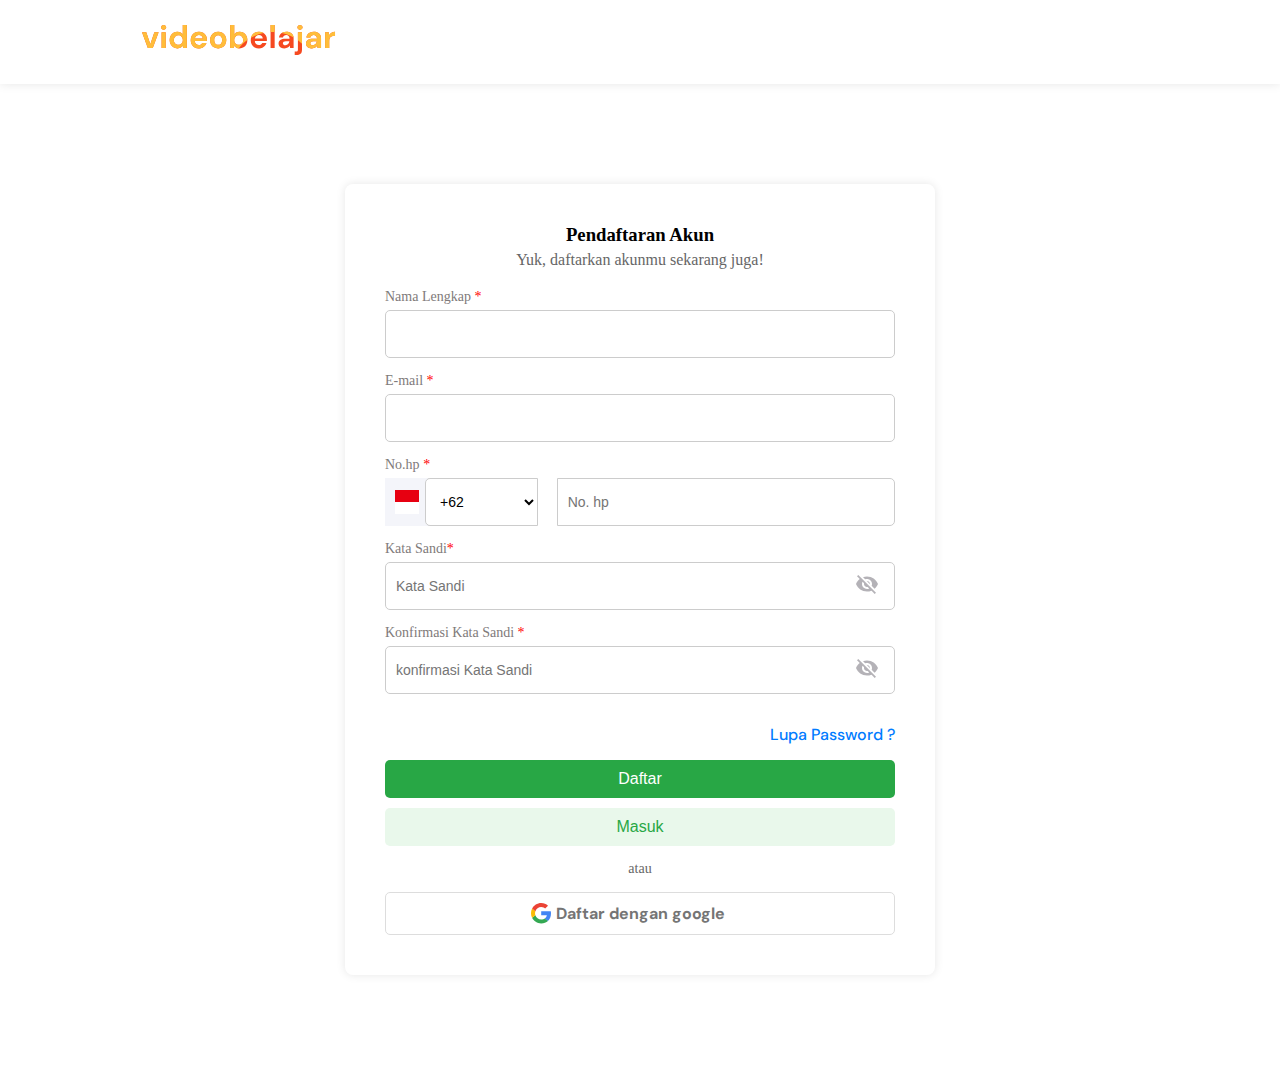
<file: register.html>
<!DOCTYPE html>
<html lang="en">
  <head>
    <meta charset="UTF-8" />
    <meta name="viewport" content="width=device-width, initial-scale=1.0" />
    <title>Document</title>
    <!-- google-font -->
     <link rel="preconnect" href="https://fonts.googleapis.com">
<link rel="preconnect" href="https://fonts.gstatic.com" crossorigin>
<link href="https://fonts.googleapis.com/css2?family=DM+Sans:ital,opsz,wght@0,9..40,100..1000;1,9..40,100..1000&display=swap" rel="stylesheet">


    <link rel="stylesheet" href="css/register.css" />

  </head>
  <body>
    <nav>
      <i
        ><svg
          width="237"
          height="56"
          viewBox="0 0 237 56"
          fill="none"
          xmlns="http://www.w3.org/2000/svg"
        >
          <path
            d="M27.824 36.04L22 20.168H26.288L30.32 32.168L34.352 20.168H38.64L32.784 36.04H27.824Z"
            fill="#F64920"
          />
          <path
            d="M43.6315 17.704C42.8848 17.704 42.2662 17.48 41.7755 17.032C41.3062 16.584 41.0715 16.0187 41.0715 15.336C41.0715 14.6533 41.3062 14.0987 41.7755 13.672C42.2662 13.224 42.8848 13 43.6315 13C44.3782 13 44.9862 13.224 45.4555 13.672C45.9462 14.0987 46.1915 14.6533 46.1915 15.336C46.1915 16.0187 45.9462 16.584 45.4555 17.032C44.9862 17.48 44.3782 17.704 43.6315 17.704ZM41.5835 36.04V20.168H45.6795V36.04H41.5835Z"
            fill="#F64920"
          />
          <path
            d="M57.4507 36.424C55.9574 36.424 54.6241 36.0613 53.4508 35.336C52.2774 34.6107 51.3494 33.6187 50.6667 32.36C49.9841 31.1013 49.6427 29.672 49.6427 28.072C49.6427 26.472 49.9841 25.0533 50.6667 23.816C51.3494 22.5573 52.2774 21.576 53.4508 20.872C54.6241 20.1467 55.9574 19.784 57.4507 19.784C58.6454 19.784 59.6908 20.008 60.5868 20.456C61.4827 20.904 62.2081 21.5333 62.7627 22.344V13H66.8587V36.04H63.2108L62.7627 33.768C62.2507 34.472 61.5681 35.0907 60.7147 35.624C59.8827 36.1573 58.7947 36.424 57.4507 36.424ZM58.3148 32.84C59.6374 32.84 60.7147 32.4027 61.5467 31.528C62.4001 30.632 62.8268 29.4907 62.8268 28.104C62.8268 26.7173 62.4001 25.5867 61.5467 24.712C60.7147 23.816 59.6374 23.368 58.3148 23.368C57.0134 23.368 55.9361 23.8053 55.0827 24.68C54.2294 25.5547 53.8027 26.6853 53.8027 28.072C53.8027 29.4587 54.2294 30.6 55.0827 31.496C55.9361 32.392 57.0134 32.84 58.3148 32.84Z"
            fill="#F64920"
          />
          <path
            d="M78.9417 36.424C77.3418 36.424 75.9231 36.0827 74.6857 35.4C73.4484 34.7173 72.4777 33.7573 71.7738 32.52C71.0698 31.2827 70.7177 29.8533 70.7177 28.232C70.7177 26.5893 71.0591 25.128 71.7417 23.848C72.4457 22.568 73.4058 21.576 74.6217 20.872C75.8591 20.1467 77.3097 19.784 78.9737 19.784C80.5311 19.784 81.9071 20.1253 83.1017 20.808C84.2964 21.4907 85.2244 22.4293 85.8857 23.624C86.5684 24.7973 86.9098 26.1093 86.9098 27.56C86.9098 27.7947 86.8991 28.04 86.8777 28.296C86.8777 28.552 86.8671 28.8187 86.8457 29.096H74.7817C74.8671 30.3333 75.2937 31.304 76.0617 32.008C76.8511 32.712 77.8004 33.064 78.9097 33.064C79.7417 33.064 80.4351 32.8827 80.9897 32.52C81.5658 32.136 81.9924 31.6453 82.2697 31.048H86.4297C86.1311 32.0507 85.6297 32.968 84.9258 33.8C84.2431 34.6107 83.3897 35.2507 82.3657 35.72C81.3631 36.1893 80.2217 36.424 78.9417 36.424ZM78.9737 23.112C77.9711 23.112 77.0858 23.4 76.3177 23.976C75.5497 24.5307 75.0591 25.384 74.8457 26.536H82.7497C82.6857 25.4907 82.3017 24.6587 81.5977 24.04C80.8937 23.4213 80.0191 23.112 78.9737 23.112Z"
            fill="#F64920"
          />
          <path
            d="M98.1708 36.424C96.6348 36.424 95.2481 36.072 94.0107 35.368C92.7947 34.664 91.8241 33.6933 91.0988 32.456C90.3948 31.1973 90.0428 29.7467 90.0428 28.104C90.0428 26.4613 90.4054 25.0213 91.1308 23.784C91.8561 22.5253 92.8268 21.544 94.0428 20.84C95.2801 20.136 96.6667 19.784 98.2028 19.784C99.7174 19.784 101.083 20.136 102.299 20.84C103.536 21.544 104.507 22.5253 105.211 23.784C105.936 25.0213 106.299 26.4613 106.299 28.104C106.299 29.7467 105.936 31.1973 105.211 32.456C104.507 33.6933 103.536 34.664 102.299 35.368C101.061 36.072 99.6854 36.424 98.1708 36.424ZM98.1708 32.872C99.2374 32.872 100.165 32.4773 100.955 31.688C101.744 30.8773 102.139 29.6827 102.139 28.104C102.139 26.5253 101.744 25.3413 100.955 24.552C100.165 23.7413 99.2481 23.336 98.2028 23.336C97.1148 23.336 96.1761 23.7413 95.3868 24.552C94.6188 25.3413 94.2348 26.5253 94.2348 28.104C94.2348 29.6827 94.6188 30.8773 95.3868 31.688C96.1761 32.4773 97.1041 32.872 98.1708 32.872Z"
            fill="#F64920"
          />
          <path
            d="M119.569 36.424C118.374 36.424 117.329 36.2 116.433 35.752C115.537 35.304 114.812 34.6747 114.257 33.864L113.809 36.04H110.161V13H114.257V22.44C114.769 21.736 115.441 21.1173 116.273 20.584C117.126 20.0507 118.225 19.784 119.569 19.784C121.062 19.784 122.396 20.1467 123.569 20.872C124.742 21.5973 125.67 22.5893 126.353 23.848C127.036 25.1067 127.377 26.536 127.377 28.136C127.377 29.736 127.036 31.1653 126.353 32.424C125.67 33.6613 124.742 34.6427 123.569 35.368C122.396 36.072 121.062 36.424 119.569 36.424ZM118.705 32.84C120.006 32.84 121.084 32.4027 121.937 31.528C122.79 30.6533 123.217 29.5227 123.217 28.136C123.217 26.7493 122.79 25.608 121.937 24.712C121.084 23.816 120.006 23.368 118.705 23.368C117.382 23.368 116.294 23.816 115.441 24.712C114.609 25.5867 114.193 26.7173 114.193 28.104C114.193 29.4907 114.609 30.632 115.441 31.528C116.294 32.4027 117.382 32.84 118.705 32.84Z"
            fill="#F64920"
          />
          <path
            d="M138.948 36.424C137.348 36.424 135.929 36.0827 134.692 35.4C133.455 34.7173 132.484 33.7573 131.78 32.52C131.076 31.2827 130.724 29.8533 130.724 28.232C130.724 26.5893 131.065 25.128 131.748 23.848C132.452 22.568 133.412 21.576 134.628 20.872C135.865 20.1467 137.316 19.784 138.98 19.784C140.537 19.784 141.913 20.1253 143.108 20.808C144.303 21.4907 145.231 22.4293 145.892 23.624C146.575 24.7973 146.916 26.1093 146.916 27.56C146.916 27.7947 146.905 28.04 146.884 28.296C146.884 28.552 146.873 28.8187 146.852 29.096H134.788C134.873 30.3333 135.3 31.304 136.068 32.008C136.857 32.712 137.807 33.064 138.916 33.064C139.748 33.064 140.441 32.8827 140.996 32.52C141.572 32.136 141.999 31.6453 142.276 31.048H146.436C146.137 32.0507 145.636 32.968 144.932 33.8C144.249 34.6107 143.396 35.2507 142.372 35.72C141.369 36.1893 140.228 36.424 138.948 36.424ZM138.98 23.112C137.977 23.112 137.092 23.4 136.324 23.976C135.556 24.5307 135.065 25.384 134.852 26.536H142.756C142.692 25.4907 142.308 24.6587 141.604 24.04C140.9 23.4213 140.025 23.112 138.98 23.112Z"
            fill="#F64920"
          />
          <path d="M150.561 36.04V13H154.657V36.04H150.561Z" fill="#F64920" />
          <path
            d="M164.514 36.424C163.149 36.424 162.029 36.2107 161.154 35.784C160.28 35.336 159.629 34.7493 159.202 34.024C158.776 33.2987 158.562 32.4987 158.562 31.624C158.562 30.152 159.138 28.9573 160.29 28.04C161.442 27.1227 163.17 26.664 165.474 26.664H169.506V26.28C169.506 25.192 169.197 24.392 168.578 23.88C167.96 23.368 167.192 23.112 166.274 23.112C165.442 23.112 164.717 23.3147 164.098 23.72C163.48 24.104 163.096 24.68 162.946 25.448H158.946C159.053 24.296 159.437 23.2933 160.098 22.44C160.781 21.5867 161.656 20.936 162.722 20.488C163.789 20.0187 164.984 19.784 166.306 19.784C168.568 19.784 170.349 20.3493 171.65 21.48C172.952 22.6107 173.602 24.2107 173.602 26.28V36.04H170.114L169.73 33.48C169.261 34.3333 168.6 35.0373 167.746 35.592C166.914 36.1467 165.837 36.424 164.514 36.424ZM165.442 33.224C166.616 33.224 167.522 32.84 168.162 32.072C168.824 31.304 169.24 30.3547 169.41 29.224H165.922C164.834 29.224 164.056 29.4267 163.586 29.832C163.117 30.216 162.882 30.696 162.882 31.272C162.882 31.8907 163.117 32.3707 163.586 32.712C164.056 33.0533 164.674 33.224 165.442 33.224Z"
            fill="#F64920"
          />
          <path
            d="M179.983 17.704C179.236 17.704 178.618 17.48 178.127 17.032C177.658 16.584 177.423 16.0187 177.423 15.336C177.423 14.6533 177.658 14.0987 178.127 13.672C178.618 13.224 179.236 13 179.983 13C180.73 13 181.338 13.224 181.807 13.672C182.298 14.0987 182.543 14.6533 182.543 15.336C182.543 16.0187 182.298 16.584 181.807 17.032C181.338 17.48 180.73 17.704 179.983 17.704ZM174.703 43.08V39.592H175.951C176.655 39.592 177.156 39.4533 177.455 39.176C177.754 38.8987 177.903 38.4293 177.903 37.768V20.168H181.999V37.768C181.999 39.688 181.508 41.0533 180.527 41.864C179.567 42.6747 178.255 43.08 176.591 43.08H174.703Z"
            fill="#F64920"
          />
          <path
            d="M191.945 36.424C190.58 36.424 189.46 36.2107 188.585 35.784C187.711 35.336 187.06 34.7493 186.633 34.024C186.207 33.2987 185.993 32.4987 185.993 31.624C185.993 30.152 186.57 28.9573 187.721 28.04C188.873 27.1227 190.602 26.664 192.906 26.664H196.938V26.28C196.938 25.192 196.628 24.392 196.01 23.88C195.391 23.368 194.623 23.112 193.706 23.112C192.874 23.112 192.148 23.3147 191.529 23.72C190.911 24.104 190.527 24.68 190.378 25.448H186.378C186.484 24.296 186.868 23.2933 187.529 22.44C188.212 21.5867 189.087 20.936 190.154 20.488C191.22 20.0187 192.415 19.784 193.738 19.784C195.999 19.784 197.78 20.3493 199.081 21.48C200.383 22.6107 201.034 24.2107 201.034 26.28V36.04H197.546L197.161 33.48C196.692 34.3333 196.031 35.0373 195.178 35.592C194.346 36.1467 193.268 36.424 191.945 36.424ZM192.874 33.224C194.047 33.224 194.954 32.84 195.594 32.072C196.255 31.304 196.671 30.3547 196.842 29.224H193.354C192.266 29.224 191.487 29.4267 191.018 29.832C190.548 30.216 190.314 30.696 190.314 31.272C190.314 31.8907 190.548 32.3707 191.018 32.712C191.487 33.0533 192.105 33.224 192.874 33.224Z"
            fill="#F64920"
          />
          <path
            d="M205.142 36.04V20.168H208.79L209.174 23.144C209.75 22.12 210.529 21.3093 211.51 20.712C212.513 20.0933 213.686 19.784 215.03 19.784V24.104H213.878C212.982 24.104 212.182 24.2427 211.478 24.52C210.774 24.7973 210.22 25.2773 209.814 25.96C209.43 26.6427 209.238 27.592 209.238 28.808V36.04H205.142Z"
            fill="#F64920"
          />
          <path
            fill-rule="evenodd"
            clip-rule="evenodd"
            d="M41.7755 17.032C42.2662 17.48 42.8848 17.704 43.6315 17.704C44.3782 17.704 44.9862 17.48 45.4555 17.032C45.9462 16.584 46.1915 16.0187 46.1915 15.336C46.1915 14.6533 45.9462 14.0987 45.4555 13.672C44.9862 13.224 44.3782 13 43.6315 13C42.8848 13 42.2662 13.224 41.7755 13.672C41.3062 14.0987 41.0715 14.6533 41.0715 15.336C41.0715 16.0187 41.3062 16.584 41.7755 17.032ZM41.5835 20.168V36.04H45.6795V20.168H41.5835ZM22 20.168L27.824 36.04H32.784L38.64 20.168H34.352L30.32 32.168L26.288 20.168H22ZM57.4507 36.424C55.9574 36.424 54.6241 36.0613 53.4508 35.336C52.2774 34.6107 51.3494 33.6187 50.6667 32.36C49.9841 31.1013 49.6427 29.672 49.6427 28.072C49.6427 26.472 49.9841 25.0533 50.6667 23.816C51.3494 22.5573 52.2774 21.576 53.4508 20.872C54.6241 20.1467 55.9574 19.784 57.4507 19.784C58.6454 19.784 59.6908 20.008 60.5868 20.456C61.4827 20.904 62.2081 21.5333 62.7627 22.344V13H66.8587V36.04H63.2108L62.7627 33.768C62.2507 34.472 61.5681 35.0907 60.7147 35.624C59.8827 36.1573 58.7947 36.424 57.4507 36.424ZM58.3148 32.84C59.6374 32.84 60.7147 32.4027 61.5467 31.528C62.4001 30.632 62.8268 29.4907 62.8268 28.104C62.8268 26.7173 62.4001 25.5867 61.5467 24.712C60.7147 23.816 59.6374 23.368 58.3148 23.368C57.0134 23.368 55.9361 23.8053 55.0827 24.68C54.2294 25.5547 53.8027 26.6853 53.8027 28.072C53.8027 29.4587 54.2294 30.6 55.0827 31.496C55.9361 32.392 57.0134 32.84 58.3148 32.84ZM74.6857 35.4C75.9231 36.0827 77.3418 36.424 78.9417 36.424C80.2217 36.424 81.3631 36.1893 82.3657 35.72C83.3897 35.2507 84.2431 34.6107 84.9258 33.8C85.6297 32.968 86.1311 32.0507 86.4297 31.048H82.2697C81.9924 31.6453 81.5658 32.136 80.9897 32.52C80.4351 32.8827 79.7417 33.064 78.9097 33.064C77.8004 33.064 76.8511 32.712 76.0617 32.008C75.2937 31.304 74.8671 30.3333 74.7817 29.096H86.8457C86.8671 28.8187 86.8777 28.552 86.8777 28.296C86.8991 28.04 86.9098 27.7947 86.9098 27.56C86.9098 26.1093 86.5684 24.7973 85.8857 23.624C85.2244 22.4293 84.2964 21.4907 83.1017 20.808C81.9071 20.1253 80.5311 19.784 78.9737 19.784C77.3097 19.784 75.8591 20.1467 74.6217 20.872C73.4058 21.576 72.4457 22.568 71.7417 23.848C71.0591 25.128 70.7177 26.5893 70.7177 28.232C70.7177 29.8533 71.0698 31.2827 71.7738 32.52C72.4777 33.7573 73.4484 34.7173 74.6857 35.4ZM76.3177 23.976C77.0858 23.4 77.9711 23.112 78.9737 23.112C80.0191 23.112 80.8937 23.4213 81.5977 24.04C82.3017 24.6587 82.6857 25.4907 82.7497 26.536H74.8457C75.0591 25.384 75.5497 24.5307 76.3177 23.976ZM98.1708 36.424C96.6348 36.424 95.2481 36.072 94.0107 35.368C92.7947 34.664 91.8241 33.6933 91.0988 32.456C90.3948 31.1973 90.0428 29.7467 90.0428 28.104C90.0428 26.4613 90.4054 25.0213 91.1308 23.784C91.8561 22.5253 92.8268 21.544 94.0428 20.84C95.2801 20.136 96.6667 19.784 98.2028 19.784C99.7174 19.784 101.083 20.136 102.299 20.84C103.536 21.544 104.507 22.5253 105.211 23.784C105.936 25.0213 106.299 26.4613 106.299 28.104C106.299 29.7467 105.936 31.1973 105.211 32.456C104.507 33.6933 103.536 34.664 102.299 35.368C101.061 36.072 99.6854 36.424 98.1708 36.424ZM98.1708 32.872C99.2374 32.872 100.165 32.4773 100.955 31.688C101.744 30.8773 102.139 29.6827 102.139 28.104C102.139 26.5253 101.744 25.3413 100.955 24.552C100.165 23.7413 99.2481 23.336 98.2028 23.336C97.1148 23.336 96.1761 23.7413 95.3868 24.552C94.6188 25.3413 94.2348 26.5253 94.2348 28.104C94.2348 29.6827 94.6188 30.8773 95.3868 31.688C96.1761 32.4773 97.1041 32.872 98.1708 32.872ZM127.377 28.1069C124.118 30.4506 121.201 33.239 118.713 36.3832C117.868 36.3001 117.108 36.0897 116.433 35.752C115.537 35.304 114.812 34.6747 114.257 33.864L113.809 36.04H110.161V13H114.257V22.44C114.769 21.736 115.441 21.1173 116.273 20.584C117.126 20.0507 118.225 19.784 119.569 19.784C121.062 19.784 122.396 20.1467 123.569 20.872C124.742 21.5973 125.67 22.5893 126.353 23.848C127.032 25.099 127.373 26.5187 127.377 28.1069ZM143.414 20.9923C138.991 21.9389 134.819 23.5659 131.015 25.7584C131.185 25.0821 131.429 24.4453 131.748 23.848C132.452 22.568 133.412 21.576 134.628 20.872C135.865 20.1467 137.316 19.784 138.98 19.784C140.537 19.784 141.913 20.1253 143.108 20.808C143.212 20.8675 143.314 20.9289 143.414 20.9923ZM154.657 20.0953C153.928 20.0586 153.194 20.04 152.456 20.04C151.821 20.04 151.189 20.0537 150.561 20.081V13H154.657V20.0953ZM173.576 25.5752C169.91 23.5042 165.91 21.9557 161.676 21.0308C162.001 20.8252 162.35 20.6443 162.722 20.488C163.789 20.0187 164.984 19.784 166.306 19.784C168.568 19.784 170.349 20.3493 171.65 21.48C172.8 22.4788 173.442 23.8439 173.576 25.5752ZM181.999 31.7954C180.707 30.5732 179.339 29.4303 177.903 28.3744V20.168H181.999V31.7954ZM121.937 31.528C121.084 32.4027 120.006 32.84 118.705 32.84C117.382 32.84 116.294 32.4027 115.441 31.528C114.609 30.632 114.193 29.4907 114.193 28.104C114.193 26.7173 114.609 25.5867 115.441 24.712C116.294 23.816 117.382 23.368 118.705 23.368C120.006 23.368 121.084 23.816 121.937 24.712C122.79 25.608 123.217 26.7493 123.217 28.136C123.217 29.5227 122.79 30.6533 121.937 31.528ZM178.127 17.032C178.618 17.48 179.236 17.704 179.983 17.704C180.73 17.704 181.338 17.48 181.807 17.032C182.298 16.584 182.543 16.0187 182.543 15.336C182.543 14.6533 182.298 14.0987 181.807 13.672C181.338 13.224 180.73 13 179.983 13C179.236 13 178.618 13.224 178.127 13.672C177.658 14.0987 177.423 14.6533 177.423 15.336C177.423 16.0187 177.658 16.584 178.127 17.032ZM191.945 36.424C190.58 36.424 189.46 36.2107 188.585 35.784C187.711 35.336 187.06 34.7493 186.633 34.024C186.207 33.2987 185.993 32.4987 185.993 31.624C185.993 30.152 186.57 28.9573 187.721 28.04C188.873 27.1227 190.602 26.664 192.906 26.664H196.938V26.28C196.938 25.192 196.628 24.392 196.01 23.88C195.391 23.368 194.623 23.112 193.706 23.112C192.874 23.112 192.148 23.3147 191.529 23.72C190.911 24.104 190.527 24.68 190.378 25.448H186.378C186.484 24.296 186.868 23.2933 187.529 22.44C188.212 21.5867 189.087 20.936 190.154 20.488C191.22 20.0187 192.415 19.784 193.738 19.784C195.999 19.784 197.78 20.3493 199.081 21.48C200.383 22.6107 201.034 24.2107 201.034 26.28V36.04H197.546L197.161 33.48C196.692 34.3333 196.031 35.0373 195.178 35.592C194.346 36.1467 193.268 36.424 191.945 36.424ZM192.874 33.224C194.047 33.224 194.954 32.84 195.594 32.072C196.255 31.304 196.671 30.3547 196.842 29.224H193.354C192.266 29.224 191.487 29.4267 191.018 29.832C190.548 30.216 190.314 30.696 190.314 31.272C190.314 31.8907 190.548 32.3707 191.018 32.712C191.487 33.0533 192.105 33.224 192.874 33.224ZM208.79 20.168H205.142V36.04H209.238V28.808C209.238 27.592 209.43 26.6427 209.814 25.96C210.22 25.2773 210.774 24.7973 211.478 24.52C212.182 24.2427 212.982 24.104 213.878 24.104H215.03V19.784C213.686 19.784 212.513 20.0933 211.51 20.712C210.529 21.3093 209.75 22.12 209.174 23.144L208.79 20.168Z"
            fill="#FFBD3A"
          />
        </svg>
      </i>
    </nav>

    <section>
      <div class="form-register">
        <h3>Pendaftaran Akun</h3>
        <p>Yuk, daftarkan akunmu sekarang juga!</p>
        <label for="Nama">Nama Lengkap <span style="color: red">*</span></label>
        <input type="text" value="" required />

        <label for="email">E-mail <span style="color: red">*</span></label>
        <input type="email" name="" id="email" required />

        <label for="NoHp">No.hp <span style="color: red">*</span></label>
        <div class="phone-input"><i class="indo-logo"><svg width="44" height="48" viewBox="0 0 44 48" fill="none" xmlns="http://www.w3.org/2000/svg">
<mask id="path-1-inside-1_506_28717" fill="white">
<path d="M0 0H44V48H0V0Z"/>
</mask>
<path d="M0 0H44V48H0V0Z" fill="#F4F5FA"/>
<path d="M43 0V48H45V0H43Z" fill="#3A3541" fill-opacity="0.12" mask="url(#path-1-inside-1_506_28717)"/>
<g clip-path="url(#clip0_506_28717)">
<path fill-rule="evenodd" clip-rule="evenodd" d="M10 12H34V24.4453H10V12Z" fill="#E70011"/>
<path fill-rule="evenodd" clip-rule="evenodd" d="M10 24H34V36H10V24Z" fill="white"/>
</g>
<defs>
<clipPath id="clip0_506_28717">
<rect width="24" height="24" fill="white" transform="translate(10 12)"/>
</clipPath>
</defs>
</svg></i>
          <select name="country-code" id="" class="country-code">
            <option value="+62">+62</option>
            <option value="+60">+60</option>
            <option value="+63">+63</option>
            <option value="+66">+66</option>
            <option value="+84">+84</option>
          </select>
          <input type="tel" id="password" placeholder="No. hp" required />
        </div>
        <form>
          <label for="password"
            >Kata Sandi<span style="color: red">*</span></label
          >
          <input
            type="password"
            name="password"
            id=""
            placeholder="Kata Sandi"
            required
          /> <i class="eyes"><svg width="24" height="24" viewBox="0 0 24 24" fill="none" xmlns="http://www.w3.org/2000/svg">
<path d="M11.83 9L15 12.16V12C15 11.2044 14.6839 10.4413 14.1213 9.87868C13.5587 9.31607 12.7956 9 12 9H11.83ZM7.53 9.8L9.08 11.35C9.03 11.56 9 11.77 9 12C9 12.7956 9.31607 13.5587 9.87868 14.1213C10.4413 14.6839 11.2044 15 12 15C12.22 15 12.44 14.97 12.65 14.92L14.2 16.47C13.53 16.8 12.79 17 12 17C10.6739 17 9.40215 16.4732 8.46447 15.5355C7.52678 14.5979 7 13.3261 7 12C7 11.21 7.2 10.47 7.53 9.8ZM2 4.27L4.28 6.55L4.73 7C3.08 8.3 1.78 10 1 12C2.73 16.39 7 19.5 12 19.5C13.55 19.5 15.03 19.2 16.38 18.66L16.81 19.08L19.73 22L21 20.73L3.27 3M12 7C13.3261 7 14.5979 7.52678 15.5355 8.46447C16.4732 9.40215 17 10.6739 17 12C17 12.64 16.87 13.26 16.64 13.82L19.57 16.75C21.07 15.5 22.27 13.86 23 12C21.27 7.61 17 4.5 12 4.5C10.6 4.5 9.26 4.75 8 5.2L10.17 7.35C10.74 7.13 11.35 7 12 7Z" fill="#3A3541" fill-opacity="0.38"/>
</svg>
</i>

          <label for="confirm-password">Konfirmasi Kata Sandi <span style="color: red">*</span></label>
          <input
            type="password"
            name="confirm-password"
            id=""
            placeholder="konfirmasi Kata Sandi"
            required
          /> <i class="eyes"><svg width="24" height="24" viewBox="0 0 24 24" fill="none" xmlns="http://www.w3.org/2000/svg">
<path d="M11.83 9L15 12.16V12C15 11.2044 14.6839 10.4413 14.1213 9.87868C13.5587 9.31607 12.7956 9 12 9H11.83ZM7.53 9.8L9.08 11.35C9.03 11.56 9 11.77 9 12C9 12.7956 9.31607 13.5587 9.87868 14.1213C10.4413 14.6839 11.2044 15 12 15C12.22 15 12.44 14.97 12.65 14.92L14.2 16.47C13.53 16.8 12.79 17 12 17C10.6739 17 9.40215 16.4732 8.46447 15.5355C7.52678 14.5979 7 13.3261 7 12C7 11.21 7.2 10.47 7.53 9.8ZM2 4.27L4.28 6.55L4.73 7C3.08 8.3 1.78 10 1 12C2.73 16.39 7 19.5 12 19.5C13.55 19.5 15.03 19.2 16.38 18.66L16.81 19.08L19.73 22L21 20.73L3.27 3M12 7C13.3261 7 14.5979 7.52678 15.5355 8.46447C16.4732 9.40215 17 10.6739 17 12C17 12.64 16.87 13.26 16.64 13.82L19.57 16.75C21.07 15.5 22.27 13.86 23 12C21.27 7.61 17 4.5 12 4.5C10.6 4.5 9.26 4.75 8 5.2L10.17 7.35C10.74 7.13 11.35 7 12 7Z" fill="#3A3541" fill-opacity="0.38"/>
</svg>
</i>

          <a href="#" class="forget-password">Lupa Password ?</a>

          <button type="submit" class="register-button">Daftar</button>
          <button type="button" class="login-button">Masuk</button>

          <div class="or-divider">atau</div>

          <button type="button" class="google-button">
           <i class="logo-google"><svg width="20" height="21" viewBox="0 0 20 21" fill="none" xmlns="http://www.w3.org/2000/svg">
<path d="M19.9905 10.426C19.9905 9.58738 19.9224 8.97543 19.7752 8.34082H10.1992V12.1258H15.8201C15.7068 13.0664 15.0948 14.483 13.7349 15.4349L13.7159 15.5616L16.7436 17.9071L16.9534 17.9281C18.8798 16.1489 19.9905 13.5311 19.9905 10.426Z" fill="#4285F4"/>
<path d="M10.1992 20.3983C12.953 20.3983 15.2648 19.4917 16.9534 17.9279L13.7349 15.4347C12.8737 16.0353 11.7177 16.4546 10.1992 16.4546C7.50211 16.4546 5.21297 14.6754 4.39695 12.2163L4.27734 12.2265L1.12906 14.6629L1.08789 14.7774C2.76508 18.1091 6.21016 20.3983 10.1992 20.3983Z" fill="#34A853"/>
<path d="M4.39695 12.2164C4.18164 11.5818 4.05703 10.9018 4.05703 10.1993C4.05703 9.4966 4.18164 8.81668 4.38562 8.18207L4.37992 8.04691L1.19219 5.57129L1.08789 5.6209C0.396641 7.00348 0 8.55605 0 10.1993C0 11.8425 0.396641 13.395 1.08789 14.7775L4.39695 12.2164Z" fill="#FBBC05"/>
<path d="M10.1992 3.94367C12.1144 3.94367 13.4063 4.77094 14.1429 5.46227L17.0213 2.6518C15.2535 1.00859 12.953 0 10.1992 0C6.21016 0 2.76508 2.28914 1.08789 5.62086L4.38563 8.18203C5.21297 5.72289 7.50211 3.94367 10.1992 3.94367Z" fill="#EB4335"/>
</svg>
</i> Daftar dengan google
          </button>
          
        </form>
      </div>
    </section>
  </body>
</html>
</file>
<file: css/login.css>
* {
  padding: 0;
  margin: 0;
  text-decoration: none;
  list-style: none;
  box-sizing: border-box;
  font-family: "Poppins", sans-serif;
}

body {
  margin: 0;
  padding: 0;
}

.container {
  position: relative;
  display: flex;
  flex-direction: column;
  align-items: left;
  margin: 0px auto;
  background-color: #ffffff
}


.login-box {
  background-color: #ffffff;
  border-radius: 18px;
  box-shadow: 0px 0px 10px rgba(0, 0, 0, 0.1);
  padding: 70px;
  width: 590px;
  text-align: center;
  align-items: center;
  margin: 80px auto;
  position: relative;
}


.login-box h3 {
  font-size: 32px;
  margin-bottom: 10px;
}

.login-box p {
  font-size: 16px;
  color: #333333ad;
  margin-bottom: 10px;
  align-items: center;
}

form {
  display: flex;
  flex-direction: column;
}

label {
  font-size: 14px;
  text-align: left;
  margin-bottom: 5px;
}

.a-brnd{
  color: #ffff;
}

.a-rgstr{
  color: #4caf50;
}

input[type="email"],
input[type="password"] {
  padding: 10px;
  margin-bottom: 15px;
  border: 1px solid #ddd;
  border-radius: 8px;
  font-size: 14px;
}



input[type="password"] {
  position: relative;
}

.eye {
  position: absolute;
  transform:translateX(-150%)translateY(-150%);
}

input[type="email"]:focus,
input[type="password"]:focus {
  outline: none;
  border-color: #4caf50;
}

.password-options {
  text-align: right;
  margin-bottom: 20px;
}

.password-options a {
  font-size: 12px;
  color: #4caf50;
  text-decoration: none;
}

.btn-login {
  background-color: #3ecf4c;
  color: #fff;
  padding: 7px;
  border: none;
  border-radius: 10px;
  font-size: 16px;
  cursor: pointer;
  margin-bottom: 10px;
}

.btn-register {
  background-color: #e0f7e9;
  color: #4caf50;
  padding: 7px;
  border: none;
  border-radius: 10px;
  font-size: 16px;
  cursor: pointer;
  margin-bottom: 10px;
}

.or-divider {
  margin: 15px 0;
  font-size: 14px;
  color: #777;
}

.btn-google {
  background-color: #fff;
  color: #444;
  padding: 7px;
  border: 1px solid #ddd;
  border-radius: 10px;
  font-size: 16px;
  cursor: pointer;
  display: flex;
  align-items: center;
  justify-content: center;
}

.logo-google {
  margin-right: 8px;
  margin-top: 5px;
}

/* media query */
@media screen and (max-width: 480px){
  .container, .login-box{
    max-width: 90%;
    max-height: 100vh;
    margin:5% auto;
  }


  h3{
    font-size: 24px;
    font-weight: 600;
    font-family: "Poppins", sans-serif;
    text-align: center;
  }

  p{
    font-size: 14px;
    font-weight:400;
    text-align: center;

  }
}
</file>
<file: css/beranda.css>
* {
  padding: 0;
  margin: 0;
  text-decoration: 0;
  list-style: 0;
  box-sizing: border-box;
}

.navbar {
  background-color: #ffffff;
  height: 80px;
  display: flex;
  padding: 12px 120px;
  align-items: center;
  justify-content: space-between;
  box-shadow: 0 2px 4px 0 rgba(1, 1, 1, 0.1);
}
.nav-menu {
  display: flex;
  gap: 36px;
}
.nav-menu ul {
  align-items: center;
  display: flex;
  padding: 5px;
  gap: 10px;
}

/* hamberg */
.nav-menu ul li a i{
  display: none;
}



.hero-section {
  justify-content: center;
  height: 400px auto;
  margin: 0 120px;
  padding: 12px 120px;
  background-image: linear-gradient(rgba(0, 0, 0, 0.6), rgba(0, 0, 0, 0.9)),
    url(../src/bannerr1.jpg);

  background-size: cover;
  background-position: center;
  background-repeat: no-repeat;
  background-attachment: fixed;
  position: relative;
  border-radius: 10px;
  text-align: center;
  justify-content: center;
}

.hero-section > h1 {
  color: #ffffff;
  font-size: 48px;
  text-align: center;
  padding-top: 52px;
  gap: 12px;
  font-family: "Poppins", sans-serif;
}

.hero-section > p {
  color: white;
  text-align: center;
  font-weight: 500;
  font-size: 16px;
  padding: 30px;
  font-family: "DM Sans", sans-serif;
}

.btn-hero {
  background-color: #3ecf4c;
  color: #ffffff;
  padding: 10px 26px;
  border-radius: 10px;
  margin-bottom: 20px;
}

.desc-container h3,p,ul {
  padding: 12px 120px;
  gap: 26px;
  list-style-type: none;
  text-align: left;
}

.desc-container ul {
  display: flex;
}

.desc-container > h3 {
  font-size: 32px;
  font-weight: 600;
  color: #222325;
}
.desc-container > h3 > p {
  font-size: 16px;
  font-weight: 500;
  font-family: "DM Sans", sans-serif;
  color: #333333;
}

/* open flexbox */

.container-flexbox {
  display: flex;
  margin: 0 120x;
  flex-wrap: wrap;
  gap: 20px;
  justify-content: center;
  background-color: #ffff;
  margin-bottom: 20px;
}

.card {
  
  margin: 10px 20px;
  background-color: #ffffff;
  border: 1px solid rgb(50, 52, 45);
  border-radius: 8px;
  border: 1px;
  gap: 16px;
  width: 384px;
  height: 426px;
  box-shadow: 0 2px 5px rgba(0, 0, 0, 0.1);
}

.card img {
  width: 344px;
  height: 193px;
  border-radius: 10px;
  margin: 10px 20px;
}

.card h2 {
  font-size: 18px;
  margin: 10px 15px;
  color: #222325;
}

.card p {
  font-size: 14px;
  color: #333333;
  margin-bottom: 10px;
  padding: 5px 16px;
}

.instructor {
  display: flex;
  margin-bottom: 10px;
}

.instructor img {
  display: flex;
  width: 40px;
  height: 40px;
  margin-right: 15px;
  margin-bottom: 4px;
  background-color: #3ecf4c;
}

.instructor h4 {
  margin-top: 10px;
  font-size: 14px;
  color: #222325;
}

.instructor p {
  margin: 0;
  padding-left: 1px;
  padding-top: 1px;
  font-family: "DM Sans", sans-serif;
  font-size: 14px;
  font-weight: 400;
  line-height: 19.6px;
  color: #333333;
}

.rating-price {
  display: flex;
  margin: 20px 20px;
  justify-content: space-between;
  align-items: center;
}

.rating {
  display: flex;
  align-items: center;
  font-size: 14px;
}

.rating span {
  margin-right: 5px;
}

.price {
  font-size: 16px;
  color: green;
  font-weight: bold;
}

/* section banner */

.banner-section {
  display: flex;
  flex-wrap: wrap;
  justify-content: center;
  height: 400px auto;
  margin: 0 120px;
  padding: 12px auto;
  background-image: linear-gradient(rgba(0, 0, 0, 0.6), rgba(0, 0, 0, 0.9)),
    url(../src/banner.jpg);

  background-size: cover;
  background-position: center;
  background-repeat: no-repeat;
  background-attachment: fixed;
  position: relative;
  border-radius: 10px;
  text-align: center;
  justify-content: center;
}

.banner-text {
  height: 400px auto;
  margin: 0 120px;
  padding: 60px 80px;
}

.banner-section p,
h3 {
  text-align: center;
  justify-content: center;
  color: #ffffff;
}

.banner-section > p {
  font-size: 18px;
  font-family: "DM Sans", sans-serif;
  font-weight: 500;
  text-align: center;
}

.banner-section > p > h3 {
  font-size: 32px;
  font-weight: 600;
  font-family: "Poppins", sans-serif;
}

label {
  display: flex;
  border-radius: 10px;
  height: 58px;
  width: 525px;
}

input[type="email"],input[type="button"]{
  position: relative;
  justify-content:right;
}

input[type="email"] {

  width: 525px;
  height: 58px;
  padding: 8px 8px 8px 32px;
  border: 1px solid #ddd;
  border-radius: 10px;
  font-size: 14px;
}
input[type="button"] {
  position: absolute;
  background-color: #FFBD3A;
  border-radius: 10px;
  border-color: #ffffff;
  width: 132px;
  height: 42px;
  padding: 6px 40px;
  transform: translateY(8px) translateX(-145px);
}

/* open footer */



footer {
  padding: 40px 20px;
  color: #333;
  padding:20px 120px;
}

.footer-container {
  display: flex;
  justify-content: space-between;
  align-items: flex-start;
  flex-wrap: wrap;
}



.footer-left > .icon {
  padding: 10px;
}

.footer-left h2 {
  color: #ff9900;
  font-weight: bold;
  margin: 0 0 10px;
}

.footer-left p {
  margin: 1px;
  padding: 10px 20px;
}

.footer-right {
  display: flex;
  gap: 30px;
  padding-right: 10%;
}

.footer-column h3 {
  color: #222325;
  font-weight: 700;
  font-size: 16px;
  font-family: "DM Sans", sans-serif;
  text-align: left;
  margin-bottom: 10px;
  margin-top: 25px;
  font-weight: bold;
}

.footer-column ul {
  list-style: none;
  padding: 0;
  margin: 0;
}

.footer-column li {
  margin-bottom: 8px;
  font-size: 16px;
  font-weight: 500;
  font-family: "DM Sans", sans-serif;
}

.footer-bottom {
  display: flex;
  justify-content: space-between;
  align-items: center;
  margin-top: 20px;
  border-top: 1px solid #ddd;
  padding-top: 10px;
  font-size: 14px;
}

.social-icons a {
  margin-right: 10px;
  color: #333;
  text-decoration: none;
  font-size: 18px;
}

.footer-bottom p {
  padding-left: 10px;
}

.KeyboardArrowRight{
  display: none;
}

/* media query */
@media only screen and (max-width: 600px){
body{
  margin:0 2%;
}
.ktgr{
  display: none;
}
.ava{
  display: none;
}

.hmbrg{
  display:flex;
}
.nav-menu ul li a i{
  display: flex;
  align-items: center;
}

  .navbar {
    box-sizing: border-box;
    height: 5px;
    padding: 20px 25px;
    margin:5%;
  }
  .hero-section{
    font-size:xx-small;
    padding:1%;
    margin:5% ;
  }
  .hero-section > h1{
    font-size: 30px;
  }
  .desc-container{
   margin:5%;
  }
.desc-container h3{
  font-family:font-family: "Poppins", sans-serif;
  font-size: 24px;
  font-weight: 600;
  padding:1px;
}
.desc-container >p{
  padding-left: 0px;
  padding-top: 10px;
}
  .desc-container > ul{
    padding: 10px;
    text-align: left;
    font-size:14px;
    font-weight: 500;
    font-family:font-family: "DM Sans", sans-serif;
    color: #333333;
  }


  .banner-section{
  margin: 10px auto; 
  width: 320px;
  height: 400px;
  font-size: small;
  }
  

  input[type="email"]{
  text-align: center;
  display: block;
  width: 280px;
  height:40px ;
  margin: 0 120px;
  align-content: center;
  justify-content: center;
  }
 input[type="button"]{
  width: 280px;
  height:40px ;
 }
 
.footer-container{
  justify-content:left;
  
  align-items: flex-start;

}

.footer-left{
  display:
  padding:auto;
  width: 100%;
}



.footer-left p {
  padding: 10px;
}



.footer-right{
  font-size: small;
  display: block;
}

.footer-column ul li{
  display: none;
}

.footer-bottom{
  display:block;
margin: 5% auto;
  padding: 10px auto;
  margin-bottom: ;
}

.footer-bottom > p{
  display: block;
  padding: 5px 1px;
  margin-top: 90px;
}

.social-icons{
 transform: translateY(-220%);

}

.KeyboardArrowRight{
  display:block;
  transform: translateX(300%)translateY(-50%);
}


}
</file>
<file: css/register.css>
* {
  padding: 0;
  margin: 0;
  box-sizing: border-box;
}

nav {
  height: 80px auto;
  display: flex;
  justify-content: space-between;
  border: 0px, 0px, 1px, 0px;
  padding: 12px 120px;
  box-shadow: 0 0 10px rgba(0, 0, 0, 0.1);
}

.form-register {
  background-color: #fff;
  padding: 40px;
  border-radius: 8px;
  box-shadow: 0 0 10px rgba(0, 0, 0, 0.1);
  width: 590px;
  text-align: center;
  margin: 100px auto;
}

.form-register h3 {
  margin-bottom: 5px;
}

.form-register p {
  margin-bottom: 20px;
  color: #666;
}

label {
  display: block;
  text-align: left;
  margin-bottom: 5px;
  font-size: 14px;
  color: #807a7a;
}

input:focus {
  outline:none;
}


input[type="text"],
input[type="email"],
input[type="tel"],
input[type="password"] {
  width: 100%;
  height: 48px;
  padding: 10px;
  margin-bottom: 15px;
  border: 1px solid #ccc;
  border-radius: 5px;
  font-size: 14px;
  position: relative;
}

.phone-input {
  display: flex;
}

.country-code {
  position: relative;
  width: 112.67px;
  padding: 14px 10px;
  margin-left: 40px;
  background-color: #ffffff;
}

.indo-logo {
  position: absolute;
}

.phone-input select {
  padding: 10px;
  border: 1px solid #ccc;
  border-radius: 5px 0 0 5px;
  font-size: 14px;
  margin-right: -1px;
  margin-bottom: 15px;
}

.phone-input input[type="tel"] {
  border-radius: 0 5px 5px 0;
  flex: 1;
  margin-left: 20px;
}

.forget-password {
  display: block;
  text-align: right;
  margin: 15px 0;
  font-size: 16px;
  font-weight: 500;
  font-family: "DM Sans", sans-serif;
  color: #007bff;
  text-decoration: none;
}

.eyes {
  position: absolute;
  transform: translateX(-40px) translateY(10px);
}

.forget-password:hover {
  text-decoration: underline;
}

.register-button {
  background-color: #28a745;
  color: white;
  border: none;
  padding: 10px;
  width: 100%;
  border-radius: 5px;
  font-size: 16px;
  cursor: pointer;
  margin-bottom: 10px;
}

.register-button:hover {
  background-color: #00c52b;
}

.login-button {
  background-color: #e9f8eb;
  color: #28a745;
  border: none;
  padding: 10px;
  width: 100%;
  border-radius: 5px;
  font-size: 16px;
  cursor: pointer;
}

.login-button:hover {
  background-color: #d4f2d7;
}

.or-divider {
  margin: 15px 0;
  font-size: 14px;
  color: #666;
}

.google-button {
  position: relative;
  background-color: #ffffff;
  color: #757575;
  border: 1px solid #ddd;
  padding: 10px;
  width: 100%;
  border-radius: 5px;
  font-size: 16px;
  font-weight: 700;
  font-family: "DM Sans", sans-serif;
  cursor: pointer;
}

.google-button:hover {
  background-color: #d4f2d7;
}

.logo-google {
  position: absolute;
  transform: translateX(-25px);
}

/* media query */
@media screen and (max-width: 480px){
  nav,.form-register{
    max-width: 80%;
    max-height: 100vh;
    margin:10px auto;
  }

  nav{
    padding-left: 5px;
  }

input[type="text"],
input[type="email"],
input[type="tel"],
input[type="password"] {
}

.country-code{
  width:70px;
}

}
</file>
